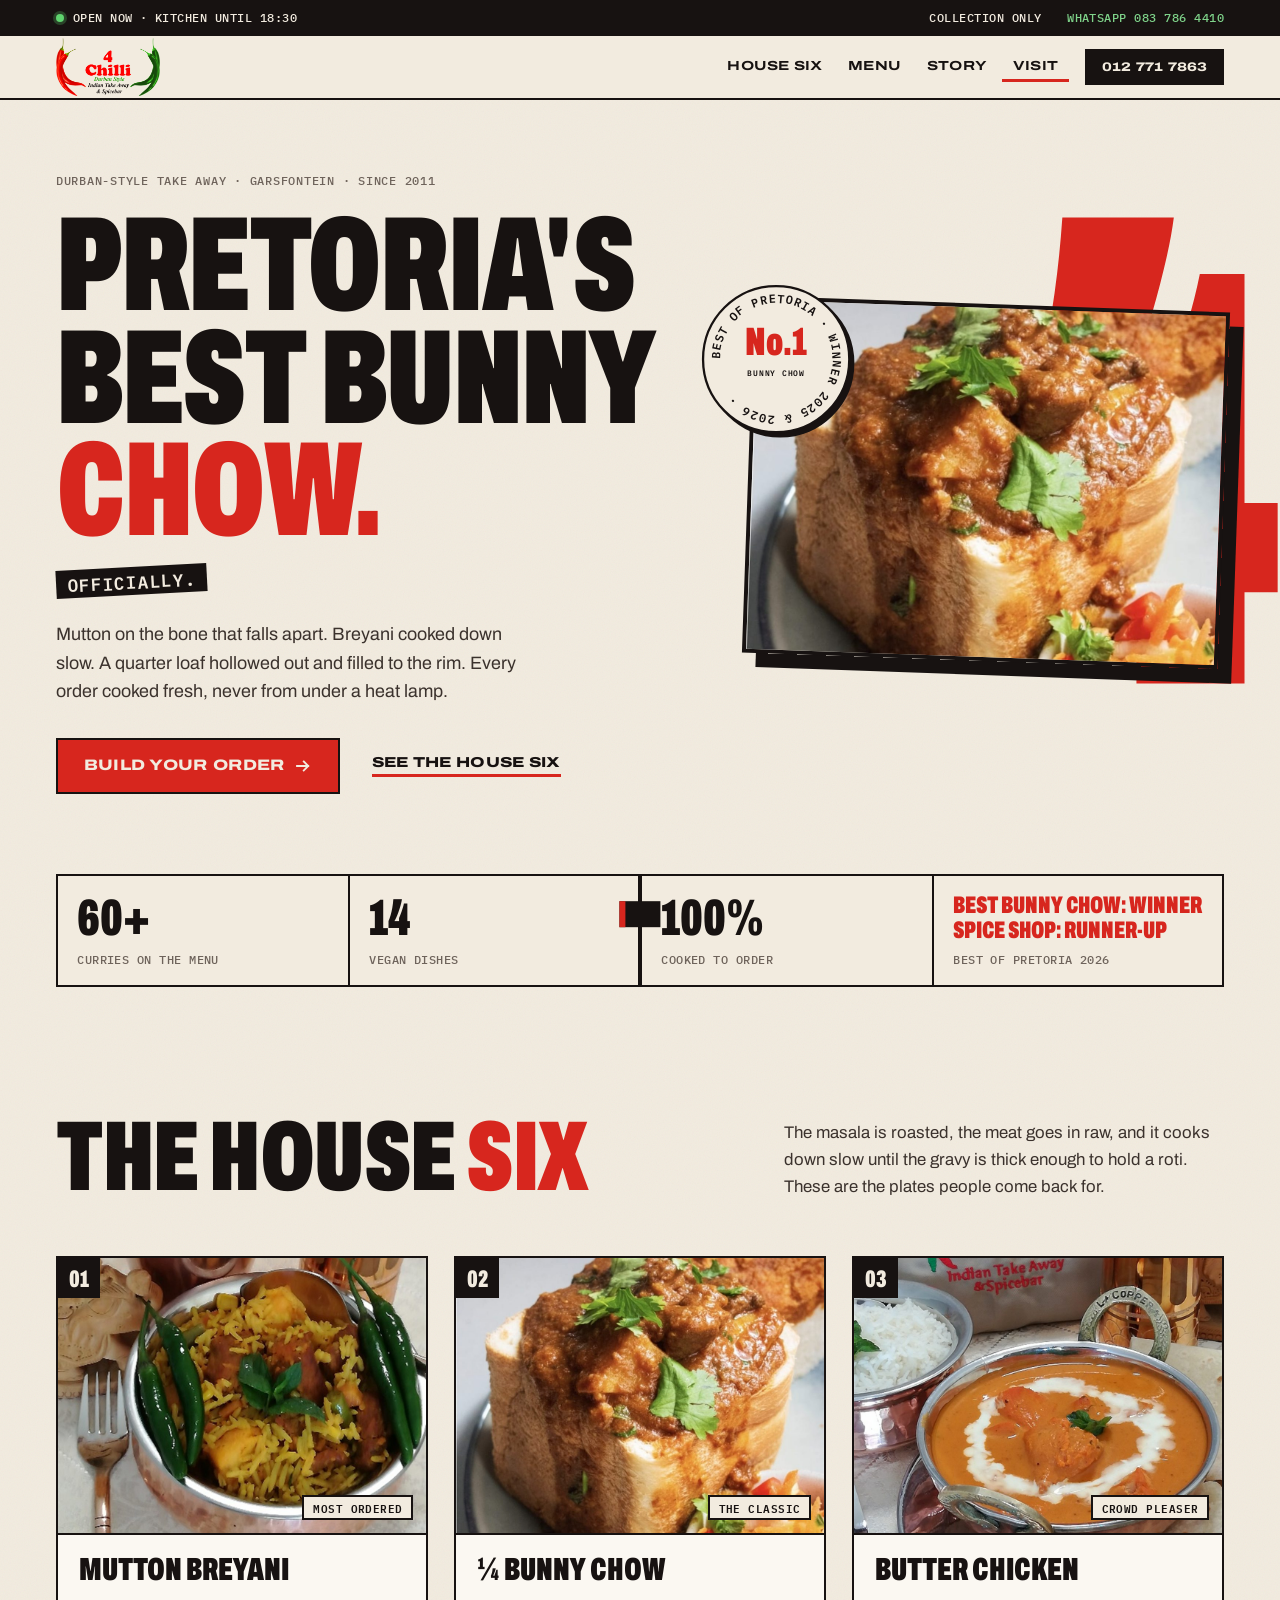
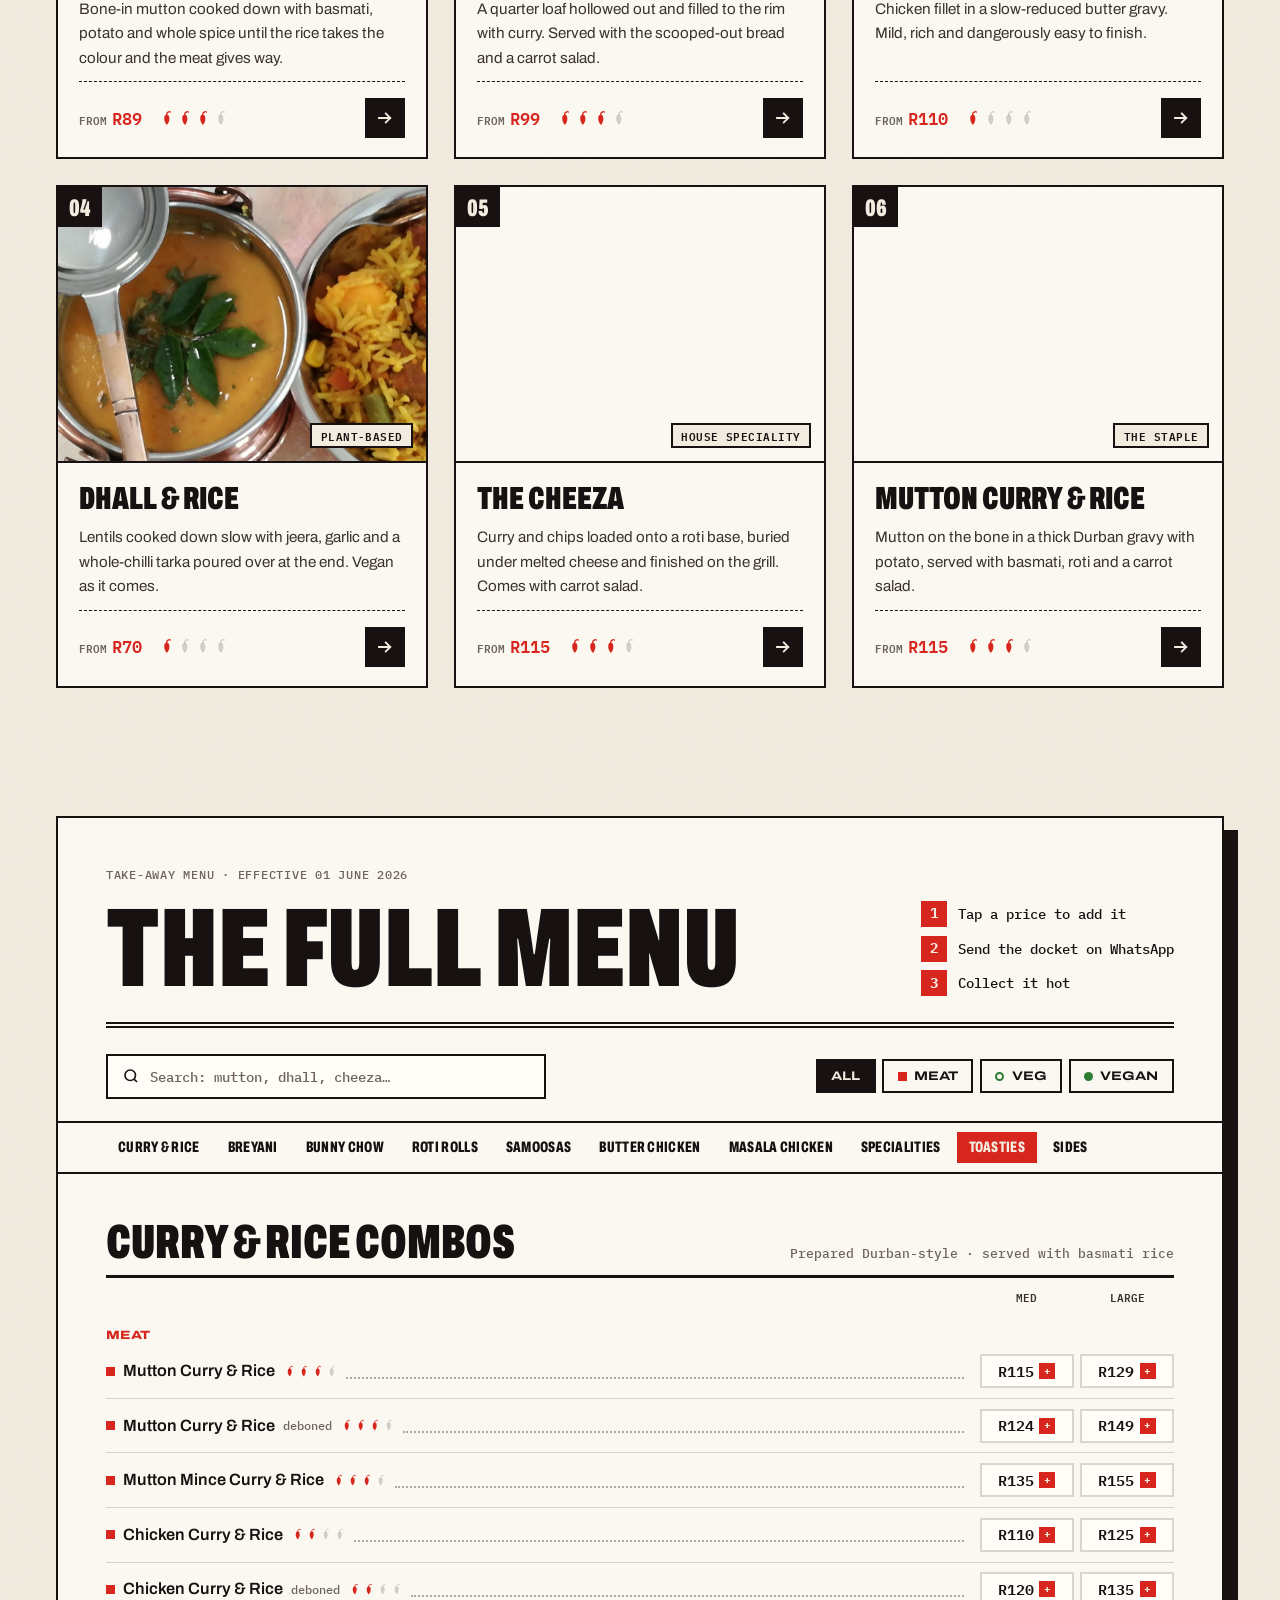
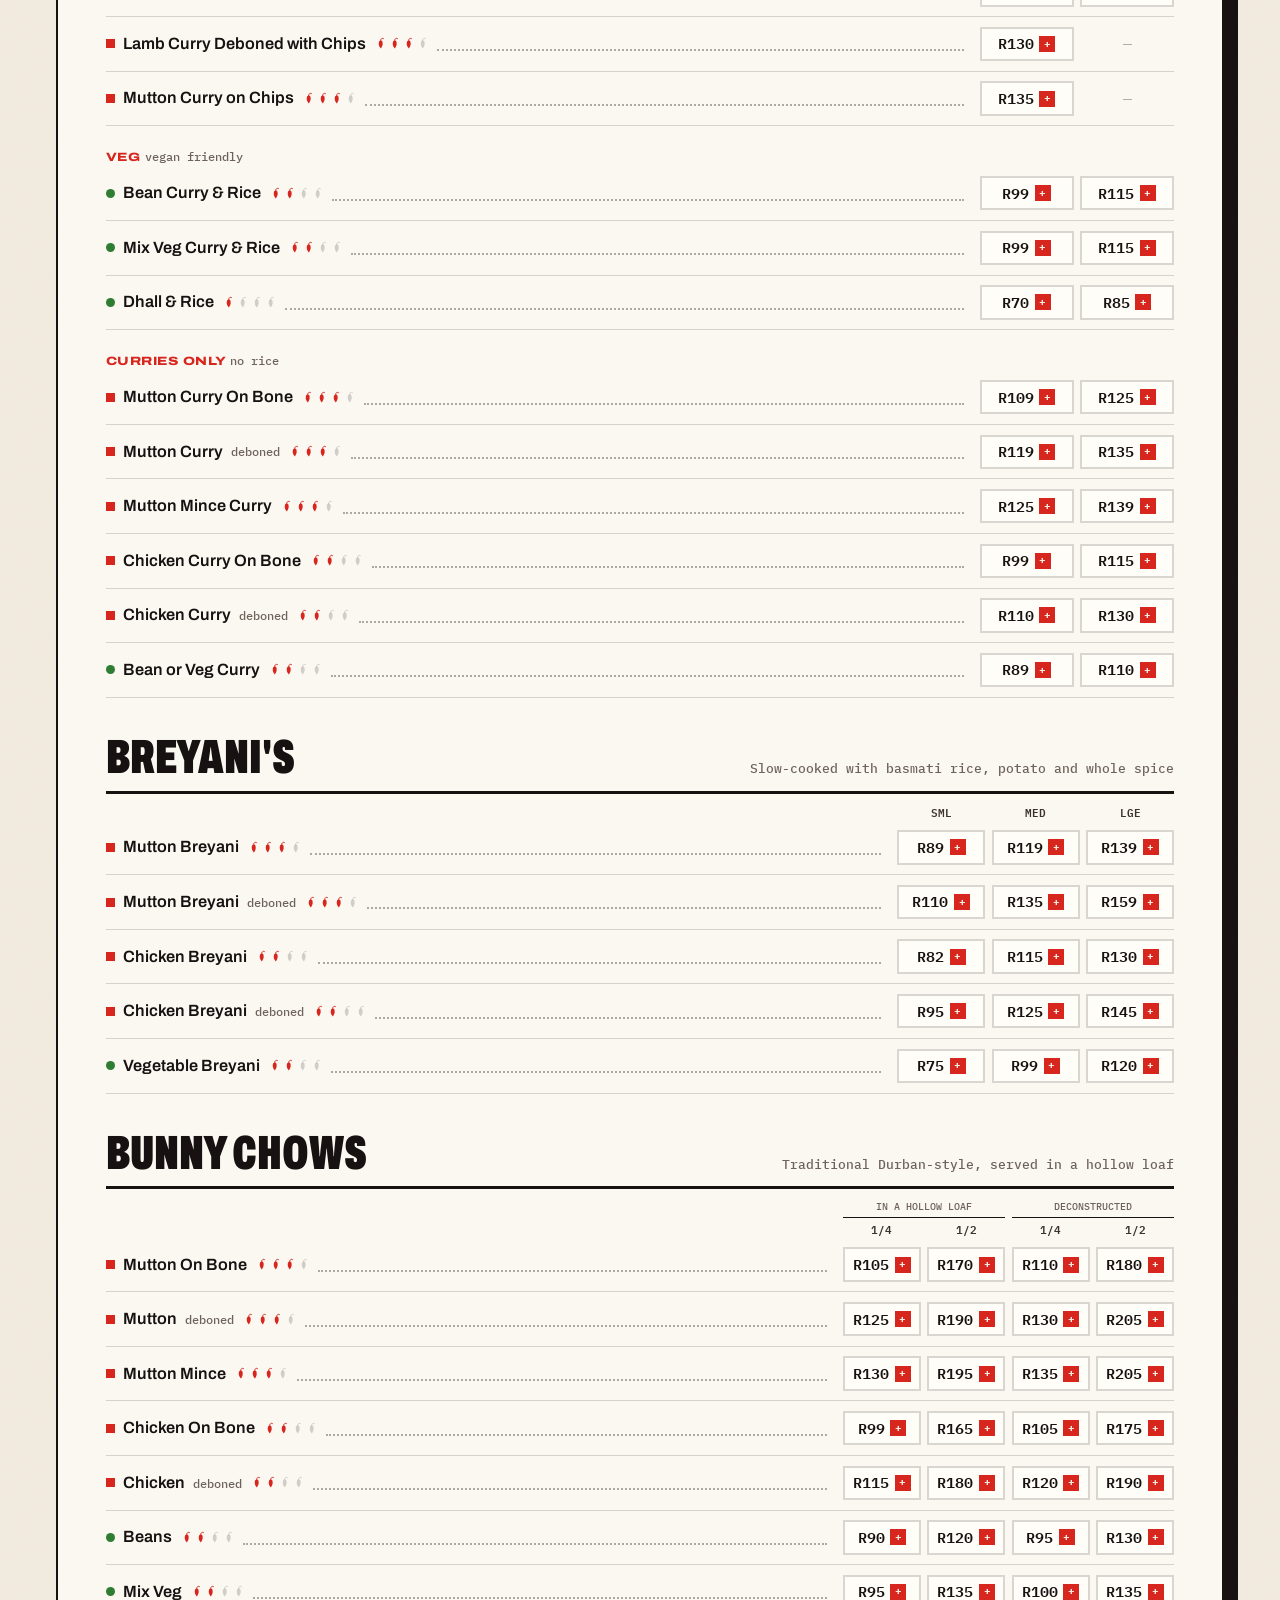
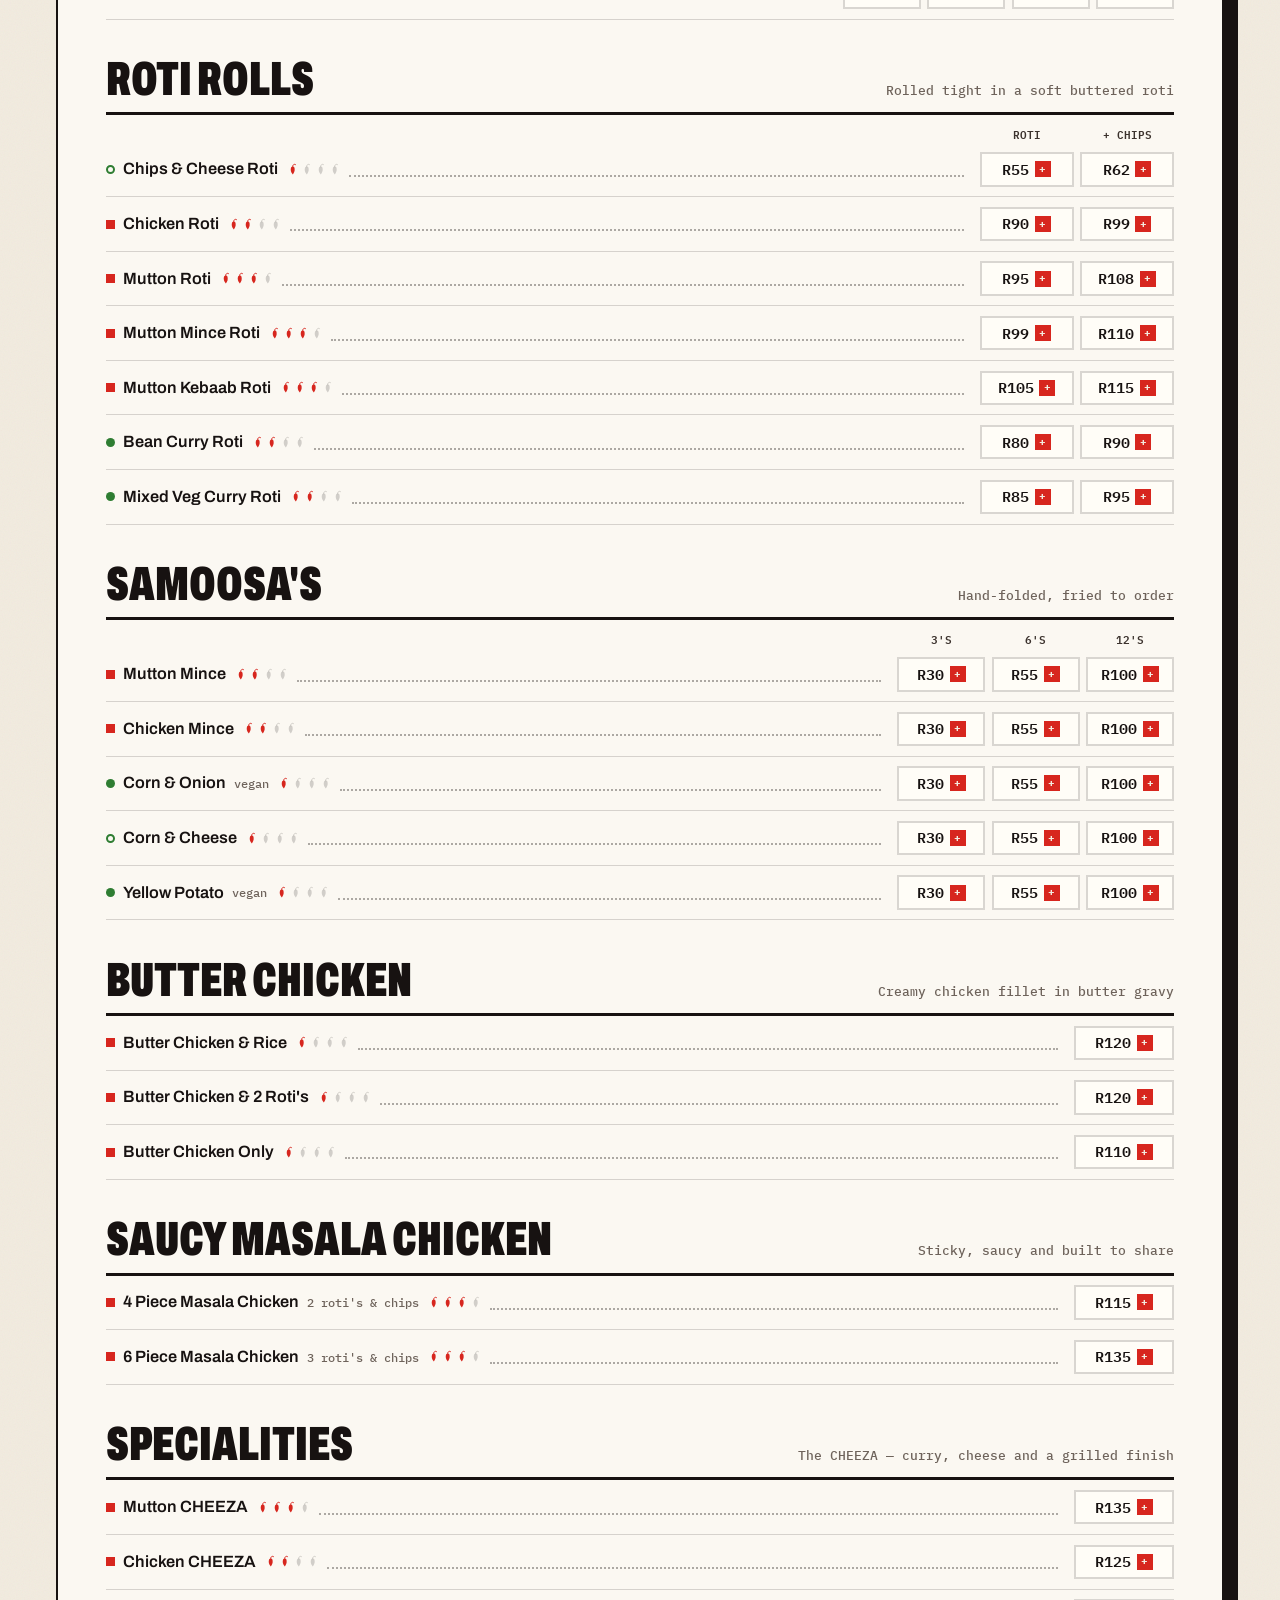
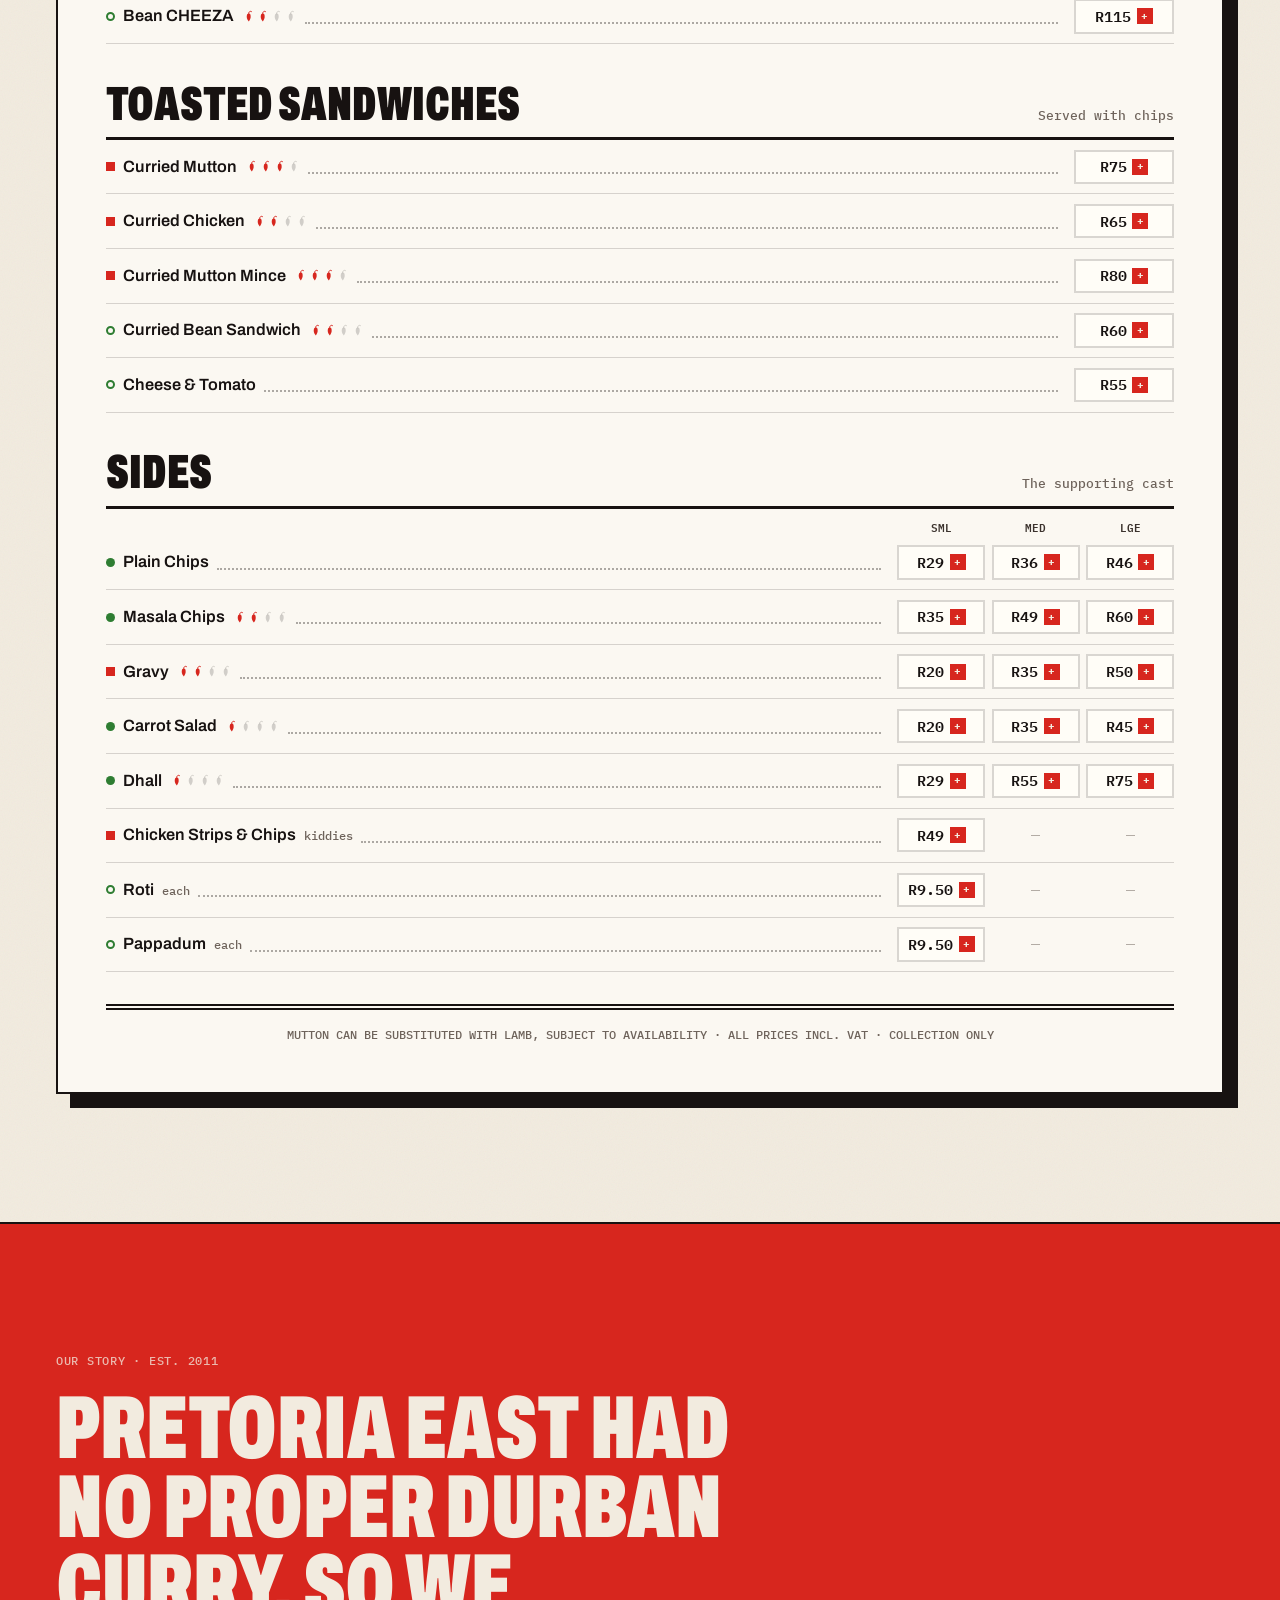
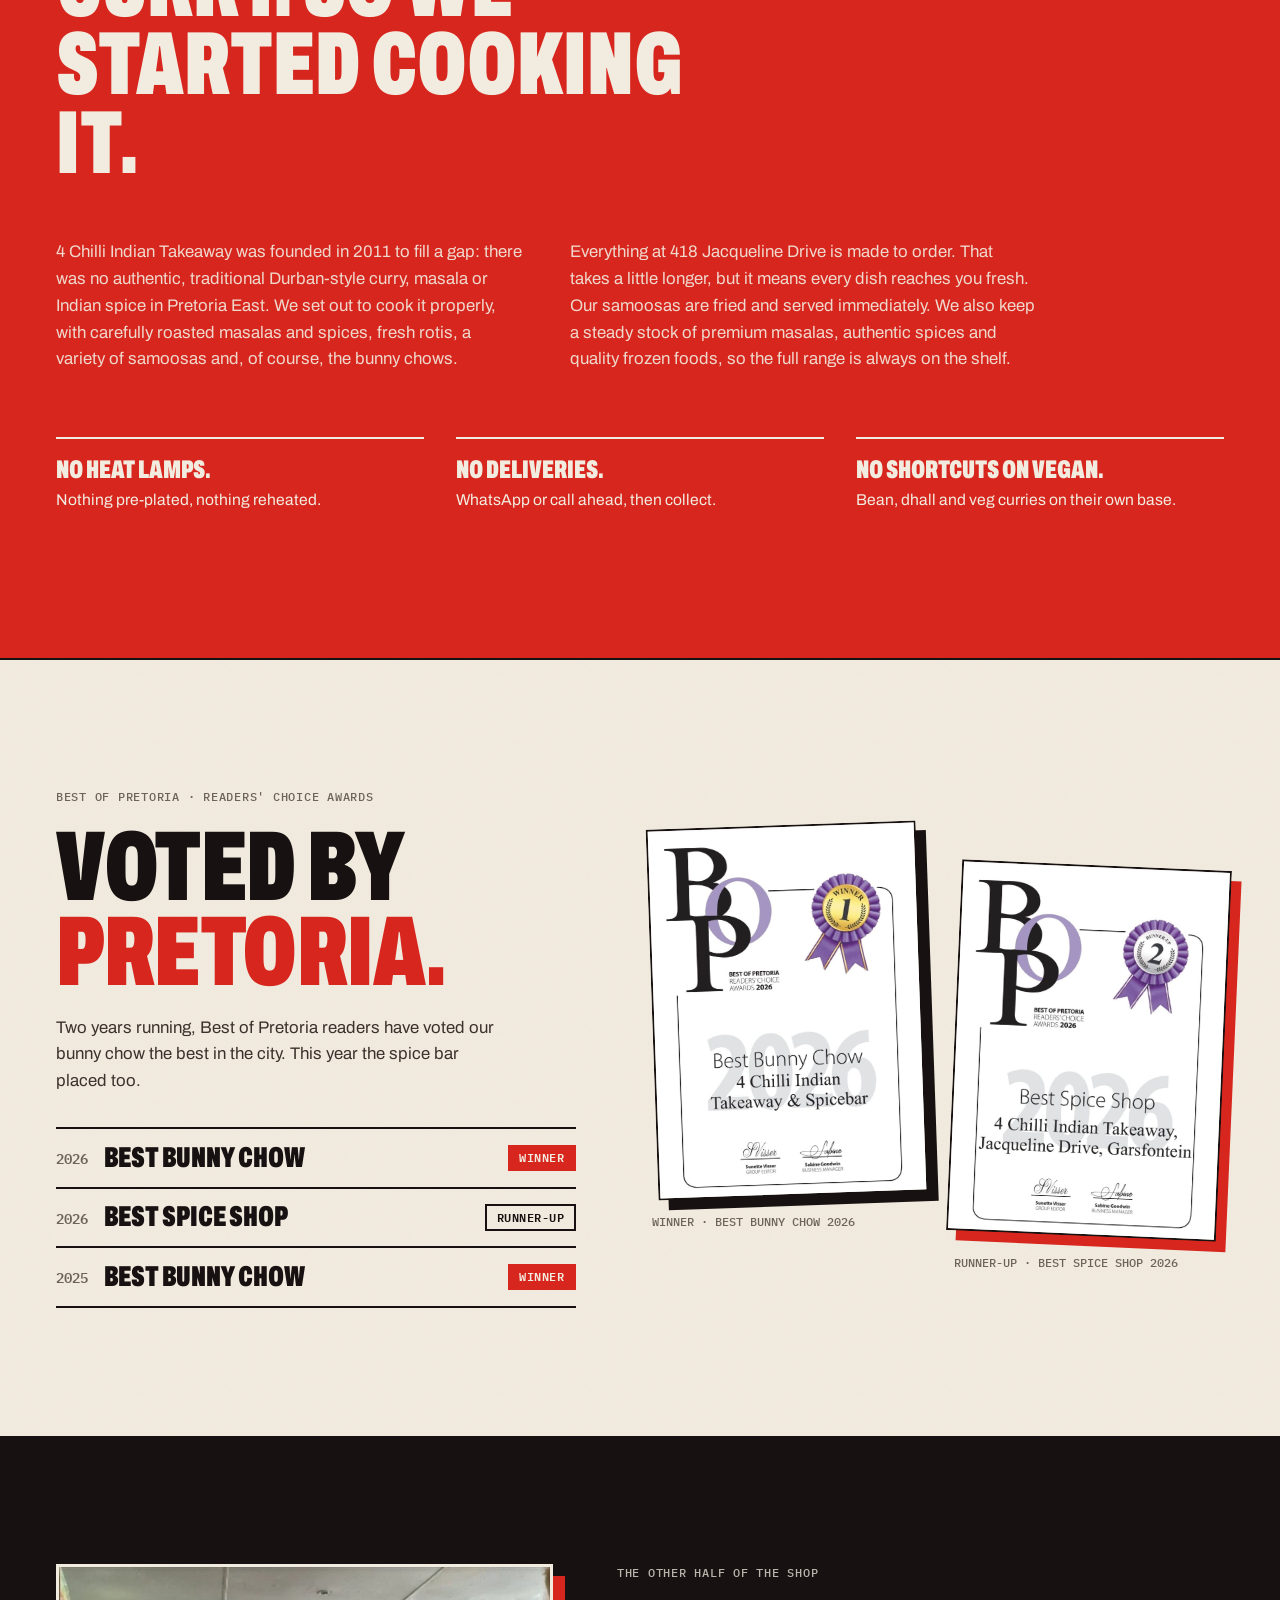
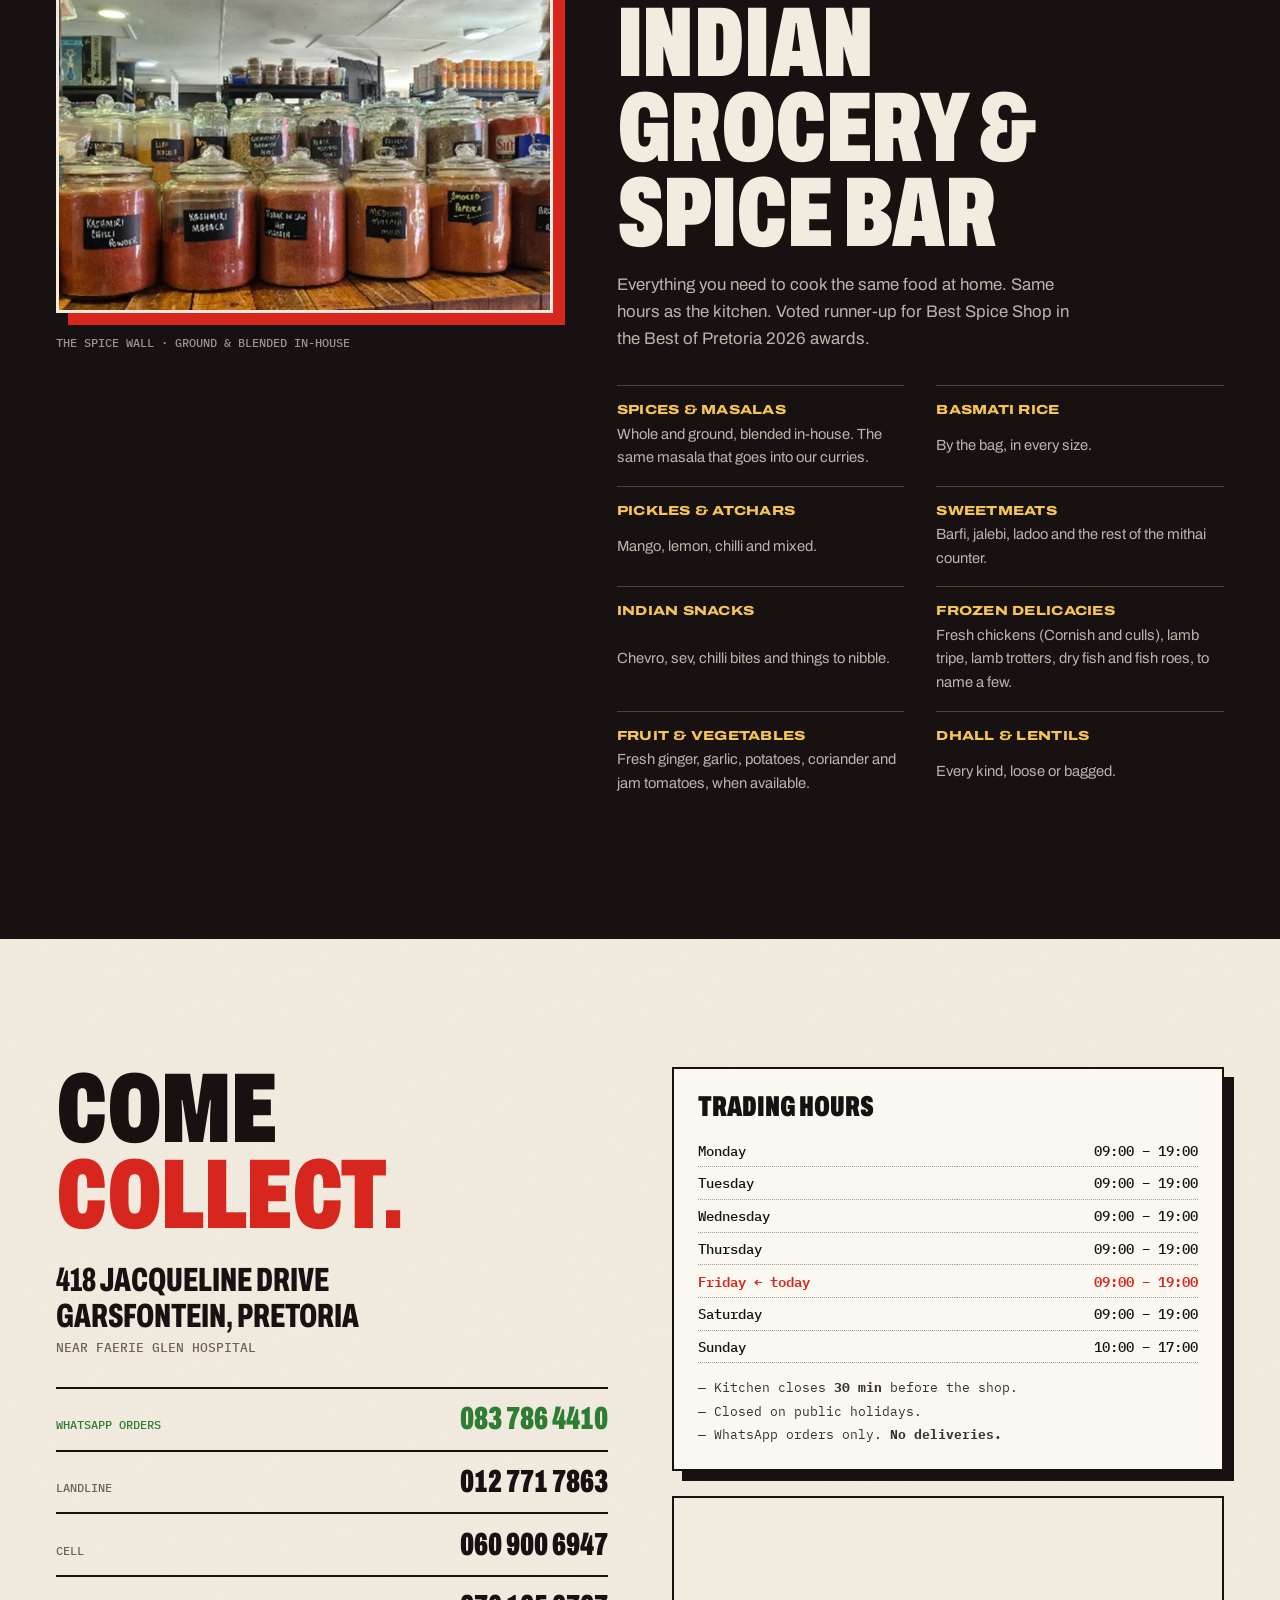
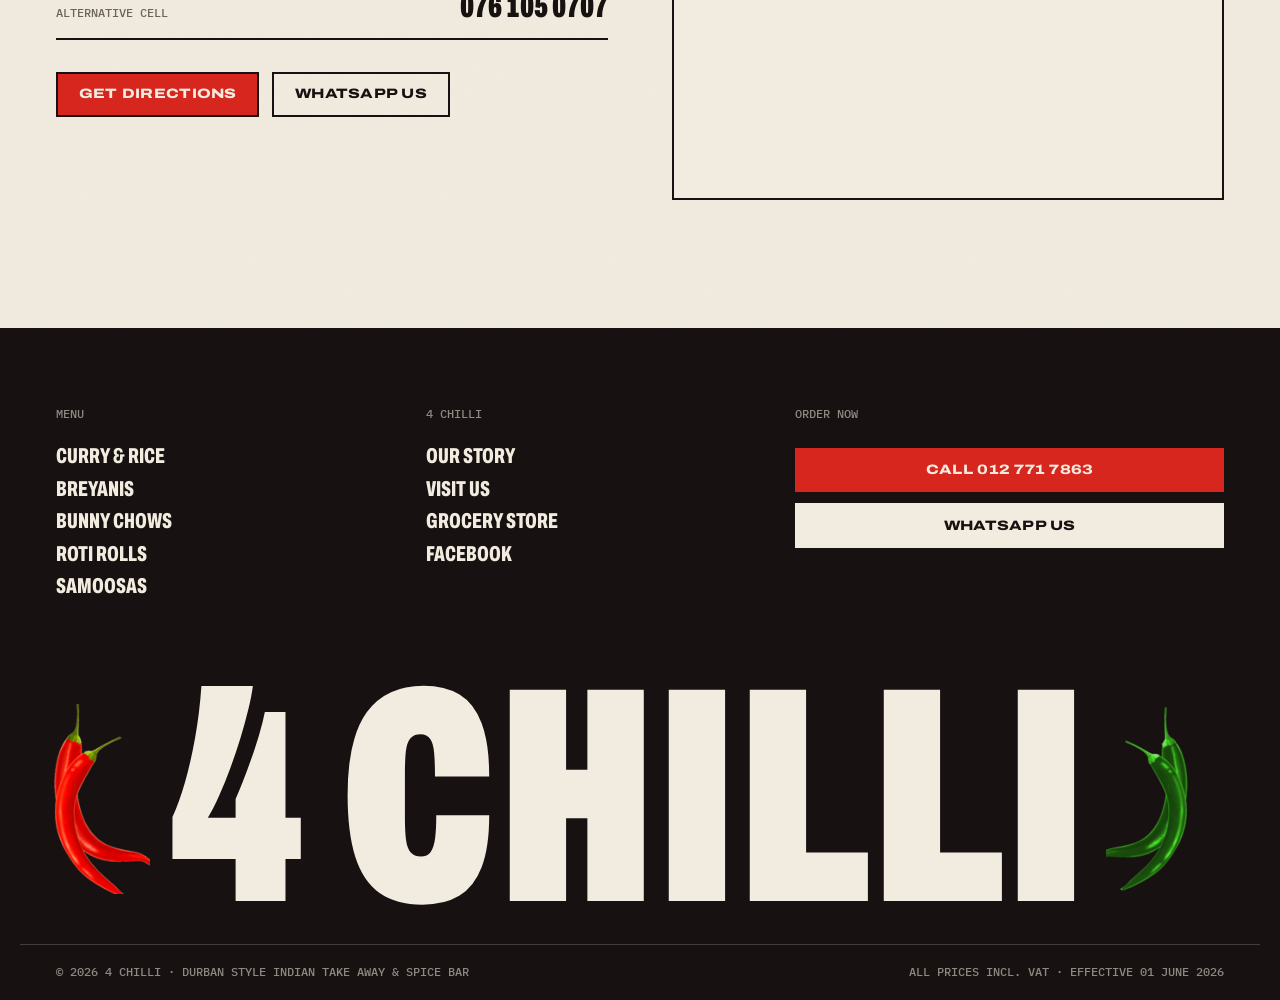
<file: index.html>
<!DOCTYPE html>
<html lang="en-ZA">
<head>
<meta charset="UTF-8" />
<meta name="viewport" content="width=device-width, initial-scale=1, viewport-fit=cover" />
<title>4 Chilli · Durban-Style Curry, Breyani &amp; Bunny Chows · Garsfontein</title>
<meta name="description" content="4 Chilli — Durban-style curries, breyanis and bunny chows plus a full Indian grocery store in Garsfontein, Pretoria. WhatsApp orders on 083 786 4410. Collection only." />
<meta name="theme-color" content="#f2ebdf" />

<meta property="og:type" content="restaurant" />
<meta property="og:title" content="4 Chilli · Durban Curry Co." />
<meta property="og:description" content="Slow-cooked mutton curry, breyani and proper bunny chows. Garsfontein, Pretoria." />

<!-- Tab and search icons: the full logo. Google Search wants a real file at a
     multiple of 48px (48/96/192), not an inline data URI, so list those too. -->
<link rel="icon" href="/favicon.ico" sizes="48x48" />
<link rel="icon" href="/favicon.svg" type="image/svg+xml" />
<link rel="icon" href="/favicon-32.png" sizes="32x32" type="image/png" />
<link rel="icon" href="/favicon-48.png" sizes="48x48" type="image/png" />
<link rel="icon" href="/favicon-96.png" sizes="96x96" type="image/png" />
<link rel="icon" href="/icon-192.png" sizes="192x192" type="image/png" />
<link rel="apple-touch-icon" href="/apple-touch-icon.png" />
<link rel="manifest" href="/site.webmanifest" />

<link rel="preconnect" href="https://fonts.googleapis.com" />
<link rel="preconnect" href="https://fonts.gstatic.com" crossorigin />
<link href="https://fonts.googleapis.com/css2?family=Archivo:wdth,wght@62..125,400..900&family=IBM+Plex+Mono:wght@400;500;600&display=swap" rel="stylesheet" />

<link rel="stylesheet" href="styles.css" />

<script type="application/ld+json">
{
  "@context": "https://schema.org",
  "@type": "Restaurant",
  "name": "4 Chilli",
  "servesCuisine": ["Indian", "South African", "Durban Curry"],
  "priceRange": "R",
  "telephone": "+27127717863",
  "address": {
    "@type": "PostalAddress",
    "streetAddress": "418 Jacqueline Drive, Garsfontein",
    "addressLocality": "Pretoria",
    "addressRegion": "Gauteng",
    "addressCountry": "ZA"
  }
}
</script>
</head>
<body>

<svg class="sprite" aria-hidden="true" focusable="false">
  <symbol id="i-chilli" viewBox="0 0 64 64">
    <path d="M25.5 20.5c-4.6 11-2.4 25.4 8.2 36.4 9.8-11.6 11.4-26 6.6-36.6-3.9-3.6-10.6-3.6-14.8.2Z"/>
    <path d="M33 19c-1-6 1.8-10.6 7.4-12.2 2.4-.7 4.6-.3 6.4 1" fill="none" stroke="currentColor" stroke-width="4.6" stroke-linecap="round" stroke-linejoin="round"/>
  </symbol>
  <symbol id="i-arrow" viewBox="0 0 24 24">
    <path d="M4 12h15M13 6l6 6-6 6" fill="none" stroke="currentColor" stroke-width="2.4" stroke-linecap="square"/>
  </symbol>
</svg>

<a class="skip-link" href="#menu">Skip to menu</a>

<!-- ══ Info strip: live status sits above everything, it's the first thing a hungry visitor needs ══ -->
<div class="strip">
  <div class="wrap strip__inner">
    <div class="status" id="openStatus">
      <span class="status__dot"></span>
      <span class="status__text">Checking hours…</span>
    </div>
    <p class="strip__info">
      <span>Collection only</span>
      <a href="https://wa.me/27837864410" target="_blank" rel="noopener">WhatsApp 083 786 4410</a>
    </p>
  </div>
</div>

<!-- ══ Navigation ══ -->
<header class="nav" id="nav">
  <div class="nav__progress" id="navProgress"></div>
  <div class="nav__inner wrap">
    <a href="#top" class="brand brand--logo" aria-label="4 Chilli — home">
      <img src="img/logo-original.png" alt="4 Chilli · Durban Style" width="406" height="227" />
    </a>

    <nav class="nav__links" id="navLinks" aria-label="Primary">
      <a href="#signatures" data-nav>House six</a>
      <a href="#menu" data-nav>Menu</a>
      <a href="#story" data-nav>Story</a>
      <a href="#visit" data-nav>Visit</a>
      <a class="btn btn--ink btn--sm nav__cta" href="tel:+27127717863">012 771 7863</a>
    </nav>

    <button class="nav__toggle" id="navToggle" aria-label="Open menu" aria-expanded="false" aria-controls="navLinks">
      <span></span><span></span>
    </button>
  </div>
</header>

<main id="top">

<!-- ══ Hero ══ -->
<section class="hero">
  <div class="wrap hero__grid">
    <span class="hero__four" aria-hidden="true">4</span>

    <div class="hero__copy">
      <p class="kicker reveal">Durban-style take away · Garsfontein · Since 2011</p>
      <h1 class="hero__title reveal">
        <span>Pretoria's</span>
        <span>best bunny</span>
        <span class="red">chow.</span>
        <span class="hero__small">Officially.</span>
      </h1>
      <p class="hero__lead reveal">
        Mutton on the bone that falls apart. Breyani cooked down slow.
        A quarter loaf hollowed out and filled to the rim. Every order cooked fresh, never from under a heat lamp.
      </p>
      <div class="hero__actions reveal">
        <a class="btn btn--red btn--lg" href="#menu">
          Build your order
          <svg width="18" height="18" aria-hidden="true"><use href="#i-arrow"/></svg>
        </a>
        <a class="link-under" href="#signatures">See the house six</a>
      </div>
    </div>

    <figure class="hero__plate reveal">
      <img src="img/bunny-chow.jpg" alt="A quarter bunny chow filled with mutton curry and topped with coriander" width="1000" height="750" fetchpriority="high" />
      <!-- rotating award stamp; the text sits on a circular path -->
      <svg class="stamp" viewBox="0 0 200 200" aria-label="Best of Pretoria Best Bunny Chow winner, 2025 and 2026" role="img">
        <defs><path id="ring" d="M100,100 m-74,0 a74,74 0 1,1 148,0 a74,74 0 1,1 -148,0"/></defs>
        <circle cx="100" cy="100" r="96" class="stamp__bg"/>
        <g class="stamp__spin">
          <text><textPath href="#ring" startOffset="0">BEST OF PRETORIA · WINNER 2025 &amp; 2026 ·</textPath></text>
        </g>
        <text x="100" y="94" text-anchor="middle" class="stamp__big">No.1</text>
        <text x="100" y="122" text-anchor="middle" class="stamp__small">BUNNY CHOW</text>
      </svg>
    </figure>
  </div>

  <dl class="facts wrap">
    <div><dt>Curries on the menu</dt><dd><span class="count" data-count="60">0</span>+</dd></div>
    <div><dt>Vegan dishes</dt><dd><span class="count" data-count="14">0</span></dd></div>
    <div><dt>Cooked to order</dt><dd>100%</dd></div>
    <div><dt>Best of Pretoria 2026</dt><dd class="facts__txt">Best bunny chow: winner<br />Spice shop: runner-up</dd></div>
  </dl>
</section>

<!-- ══ Signatures ══ -->
<section class="section" id="signatures">
  <div class="wrap">
    <header class="head">
      <h2 class="head__title reveal">The house <span class="red">six</span></h2>
      <p class="head__aside reveal">The masala is roasted, the meat goes in raw, and it cooks down slow until the gravy is thick enough to hold a roti. These are the plates people come back for.</p>
    </header>
    <div class="cards" id="signatureCards"><!-- rendered by app.js --></div>
  </div>
</section>

<!-- ══ Menu: a printed take-away sheet ══ -->
<section class="section menu" id="menu">
  <div class="wrap">
    <div class="sheet">
      <header class="sheet__head">
        <div>
          <p class="kicker">Take-away menu · effective 01 June 2026</p>
          <h2 class="sheet__title">The full menu</h2>
        </div>
        <ol class="sheet__how">
          <li><b>1</b> Tap a price to add it</li>
          <li><b>2</b> Send the docket on WhatsApp</li>
          <li><b>3</b> Collect it hot</li>
        </ol>
      </header>

      <div class="menu-controls" id="menuControls">
        <label class="search">
          <svg viewBox="0 0 24 24" width="18" height="18" fill="none" stroke="currentColor" stroke-width="2.2" aria-hidden="true"><circle cx="11" cy="11" r="7"/><path d="m20 20-3.5-3.5"/></svg>
          <input type="search" id="menuSearch" placeholder="Search: mutton, dhall, cheeza…" aria-label="Search menu" autocomplete="off" />
          <button type="button" class="search__clear" id="searchClear" aria-label="Clear search" hidden>×</button>
        </label>
        <div class="filters" role="group" aria-label="Dietary filters">
          <button class="chip is-active" data-diet="all">All</button>
          <button class="chip" data-diet="meat"><i class="dot dot--meat"></i>Meat</button>
          <button class="chip" data-diet="veg"><i class="dot dot--veg"></i>Veg</button>
          <button class="chip" data-diet="vegan"><i class="dot dot--vegan"></i>Vegan</button>
        </div>
      </div>

      <div class="railwrap">
        <div class="rail" id="menuRail" role="tablist" aria-label="Menu sections"></div>
      </div>

      <div class="menu-body" id="menuBody"><!-- rendered by app.js --></div>

      <p class="sheet__foot">Mutton can be substituted with lamb, subject to availability · All prices incl. VAT · Collection only</p>
    </div>
  </div>
</section>

<!-- ══ Story: solid red block ══ -->
<section class="section story" id="story">
  <div class="wrap">
    <p class="kicker kicker--light reveal">Our story · est. 2011</p>
    <blockquote class="story__quote reveal">
      Pretoria East had no proper Durban curry. So we started cooking it.
    </blockquote>

    <div class="story__cols reveal">
      <p>4 Chilli Indian Takeaway was founded in 2011 to fill a gap: there was no authentic, traditional Durban-style curry, masala or Indian spice in Pretoria East. We set out to cook it properly, with carefully roasted masalas and spices, fresh rotis, a variety of samoosas and, of course, the bunny chows.</p>
      <p>Everything at 418 Jacqueline Drive is made to order. That takes a little longer, but it means every dish reaches you fresh. Our samoosas are fried and served immediately. We also keep a steady stock of premium masalas, authentic spices and quality frozen foods, so the full range is always on the shelf.</p>
    </div>

    <ul class="rules">
      <li class="reveal"><b>No heat lamps.</b> Nothing pre-plated, nothing reheated.</li>
      <li class="reveal"><b>No deliveries.</b> WhatsApp or call ahead, then collect.</li>
      <li class="reveal"><b>No shortcuts on vegan.</b> Bean, dhall and veg curries on their own base.</li>
    </ul>
  </div>
</section>

<!-- ══ Awards: the Best of Pretoria certificates as pinned-up prints ══ -->
<section class="section awards" id="awards">
  <div class="wrap awards__grid">
    <div class="awards__copy">
      <p class="kicker reveal">Best of Pretoria · Readers' Choice Awards</p>
      <h2 class="head__title reveal">Voted by <span class="red">Pretoria.</span></h2>
      <p class="awards__lead reveal">Two years running, Best of Pretoria readers have voted our bunny chow the best in the city. This year the spice bar placed too.</p>
      <ul class="awards__list">
        <li class="reveal"><span class="awards__year">2026</span><b>Best Bunny Chow</b><span class="awards__tag awards__tag--win">Winner</span></li>
        <li class="reveal"><span class="awards__year">2026</span><b>Best Spice Shop</b><span class="awards__tag">Runner-up</span></li>
        <li class="reveal"><span class="awards__year">2025</span><b>Best Bunny Chow</b><span class="awards__tag awards__tag--win">Winner</span></li>
      </ul>
    </div>

    <div class="awards__certs">
      <figure class="cert reveal">
        <img src="img/award-2026-best-bunny-chow.jpg" alt="Best of Pretoria Readers' Choice Awards 2026 certificate: Winner, Best Bunny Chow, 4 Chilli Indian Takeaway &amp; Spicebar"
             loading="lazy" decoding="async" width="720" height="993" />
        <figcaption>Winner · Best Bunny Chow 2026</figcaption>
      </figure>
      <figure class="cert cert--tilt reveal">
        <img src="img/award-2026-best-spice-shop.jpg" alt="Best of Pretoria Readers' Choice Awards 2026 certificate: Runner-up, Best Spice Shop, 4 Chilli Indian Takeaway, Jacqueline Drive, Garsfontein"
             loading="lazy" decoding="async" width="720" height="994" />
        <figcaption>Runner-up · Best Spice Shop 2026</figcaption>
      </figure>
    </div>
  </div>
</section>

<!-- ══ Grocery: ink block ══ -->
<section class="section grocery" id="grocery">
  <div class="wrap grocery__grid">
    <figure class="grocery__shot reveal">
      <img src="img/spice-wall.jpg" alt="Rows of large glass jars on the 4 Chilli counter, chalk-labelled Kashmiri Chilli Powder, Kashmiri Masala, Mother in Law Hot Masala, Medium Masala and Smoked Paprika"
           loading="lazy" decoding="async" width="1200" height="838" />
      <figcaption>The spice wall · ground &amp; blended in-house</figcaption>
    </figure>

    <div>
      <p class="kicker kicker--light reveal">The other half of the shop</p>
      <h2 class="head__title head__title--light reveal">Indian grocery &amp; spice bar</h2>
      <p class="grocery__lead reveal">Everything you need to cook the same food at home. Same hours as the kitchen. Voted runner-up for Best Spice Shop in the Best of Pretoria 2026 awards.</p>
      <ul class="shelf">
        <li class="shelf__item"><b>Spices &amp; masalas</b><span>Whole and ground, blended in-house. The same masala that goes into our curries.</span></li>
        <li class="shelf__item"><b>Basmati rice</b><span>By the bag, in every size.</span></li>
        <li class="shelf__item"><b>Pickles &amp; atchars</b><span>Mango, lemon, chilli and mixed.</span></li>
        <li class="shelf__item"><b>Sweetmeats</b><span>Barfi, jalebi, ladoo and the rest of the mithai counter.</span></li>
        <li class="shelf__item"><b>Indian snacks</b><span>Chevro, sev, chilli bites and things to nibble.</span></li>
        <li class="shelf__item"><b>Frozen delicacies</b><span>Fresh chickens (Cornish and culls), lamb tripe, lamb trotters, dry fish and fish roes, to name a few.</span></li>
        <li class="shelf__item"><b>Fruit &amp; vegetables</b><span>Fresh ginger, garlic, potatoes, coriander and jam tomatoes, when available.</span></li>
        <li class="shelf__item"><b>Dhall &amp; lentils</b><span>Every kind, loose or bagged.</span></li>
      </ul>
    </div>
  </div>
</section>

<!-- ══ Visit ══ -->
<section class="section visit" id="visit">
  <div class="wrap visit__grid">
    <div>
      <h2 class="head__title reveal">Come <span class="red">collect.</span></h2>
      <address class="visit__address reveal">
        418 Jacqueline Drive<br />Garsfontein, Pretoria
        <span>Near Faerie Glen Hospital</span>
      </address>

      <ul class="phones">
        <li class="contact contact--wa"><a href="https://wa.me/27837864410" target="_blank" rel="noopener"><span>WhatsApp orders</span><b>083 786 4410</b></a></li>
        <li class="contact"><a href="tel:+27127717863"><span>Landline</span><b>012 771 7863</b></a></li>
        <li class="contact"><a href="tel:+27609006947"><span>Cell</span><b>060 900 6947</b></a></li>
        <li class="contact"><a href="tel:+27761050707"><span>Alternative cell</span><b>076 105 0707</b></a></li>
      </ul>

      <div class="visit__actions reveal">
        <a class="btn btn--red" href="https://www.google.com/maps/search/?api=1&query=418+Jacqueline+Drive+Garsfontein+Pretoria" target="_blank" rel="noopener">Get directions</a>
        <a class="btn btn--line" href="https://wa.me/27837864410" target="_blank" rel="noopener">WhatsApp us</a>
      </div>
    </div>

    <div class="visit__side">
      <div class="hours-card reveal">
        <h3>Trading hours</h3>
        <table class="hours" id="hoursTable">
          <caption class="sr-only">Trading hours</caption>
          <tbody></tbody>
        </table>
        <ul class="notes">
          <li>Kitchen closes <b>30 min</b> before the shop.</li>
          <li>Closed on public holidays.</li>
          <li>WhatsApp orders only. <b>No deliveries.</b></li>
        </ul>
      </div>
      <div class="visit__map reveal">
        <iframe
          title="Map showing 4 Chilli at 418 Jacqueline Drive, Garsfontein"
          src="https://www.google.com/maps?q=418%20Jacqueline%20Drive%2C%20Garsfontein%2C%20Pretoria&output=embed"
          loading="lazy" referrerpolicy="no-referrer-when-downgrade"></iframe>
      </div>
    </div>
  </div>
</section>

</main>

<!-- ══ Footer ══ -->
<footer class="footer">
  <div class="wrap footer__grid">
    <nav class="footer__links" aria-label="Footer">
      <h4>Menu</h4>
      <a href="#menu" data-jump="curry-rice">Curry &amp; rice</a>
      <a href="#menu" data-jump="breyanis">Breyanis</a>
      <a href="#menu" data-jump="bunny-chows">Bunny chows</a>
      <a href="#menu" data-jump="roti-rolls">Roti rolls</a>
      <a href="#menu" data-jump="samoosas">Samoosas</a>
    </nav>
    <nav class="footer__links" aria-label="Company">
      <h4>4 Chilli</h4>
      <a href="#story">Our story</a>
      <a href="#visit">Visit us</a>
      <a href="#grocery">Grocery store</a>
      <a href="https://www.facebook.com" target="_blank" rel="noopener">Facebook</a>
    </nav>
    <div class="footer__cta">
      <h4>Order now</h4>
      <a class="btn btn--red btn--block" href="tel:+27127717863">Call 012 771 7863</a>
      <a class="btn btn--paper btn--block" href="https://wa.me/27837864410" target="_blank" rel="noopener">WhatsApp us</a>
    </div>
  </div>

  <!-- giant wordmark, flanked by the logo's own red and green chillies -->
  <div class="footer__mark" aria-hidden="true">
    <img src="img/chillies.png" alt="" width="111" height="220" />
    <span>4&nbsp;Chilli</span>
    <img src="img/chillies-green.png" alt="" width="148" height="234" />
  </div>

  <div class="wrap footer__base">
    <p>© <span id="year">2026</span> 4 Chilli · Durban Style Indian Take Away &amp; Spice Bar</p>
    <p>All prices incl. VAT · Effective 01 June 2026</p>
  </div>
</footer>

<!-- ══ Order docket ══ -->
<button class="tray-fab" id="trayFab" aria-label="Open your order" hidden>
  Docket <span class="tray-fab__count" id="trayCount">0</span>
</button>

<aside class="tray" id="tray" aria-label="Your order" aria-hidden="true">
  <button class="tray__close" id="trayClose" aria-label="Close order">×</button>
  <div class="docket">
    <header class="docket__head">
      <span class="docket__brand">4 Chilli</span>
      <span>Durban Style · Collection</span>
      <h3>Your order</h3>
      <p id="trayMeta">Nothing added yet</p>
    </header>
    <div class="tray__items" id="trayItems"></div>
    <div class="tray__total"><span>Est. total</span><b id="trayTotal">R0</b></div>
  </div>
  <footer class="tray__foot">
    <a class="btn btn--red btn--block is-disabled" id="trayWhatsapp" aria-disabled="true"
       target="_blank" rel="noopener">
      <svg viewBox="0 0 24 24" width="17" height="17" fill="currentColor" aria-hidden="true"><path d="M12.04 2C6.58 2 2.13 6.45 2.13 11.91c0 1.75.46 3.45 1.32 4.95L2 22l5.25-1.38a9.9 9.9 0 0 0 4.79 1.22h.01c5.46 0 9.91-4.45 9.91-9.91S17.5 2 12.04 2Zm5.8 14.16c-.24.68-1.42 1.3-1.95 1.35-.5.05-.98.24-3.3-.69-2.78-1.1-4.55-3.94-4.69-4.12-.14-.19-1.12-1.49-1.12-2.85s.71-2.02.97-2.3c.25-.27.55-.34.73-.34l.53.01c.17 0 .4-.06.62.48.24.57.8 1.98.87 2.12.07.14.12.31.02.5-.1.19-.15.31-.29.47l-.44.51c-.14.14-.29.3-.13.58.17.29.74 1.22 1.59 1.98 1.09.97 2.01 1.27 2.3 1.42.29.14.45.12.62-.07.17-.19.71-.83.9-1.12.19-.29.38-.24.64-.14.26.09 1.66.78 1.95.92.29.14.48.22.55.34.07.12.07.69-.17 1.36Z"/></svg>
      Send docket on WhatsApp
    </a>
    <div class="tray__row">
      <button class="tray__copy" id="trayCopy" type="button">Copy as text</button>
      <a class="tray__copy" href="tel:+27127717863">Rather call</a>
      <button class="tray__clear" id="trayClear">Clear</button>
    </div>
    <p class="tray__note">This opens WhatsApp with your order and its order number typed out; you still press send. It's confirmed once the kitchen replies with your number.</p>
  </footer>
</aside>
<div class="scrim" id="scrim"></div>

<!-- ══ Post-send confirmation notice ══ -->
<div class="modal" id="sentModal" role="dialog" aria-modal="true"
     aria-labelledby="sentTitle" aria-describedby="sentBody" hidden>
  <div class="modal__card">
    <span class="modal__icon" aria-hidden="true">
      <svg viewBox="0 0 64 64"><use href="#i-chilli"/></svg>
    </span>
    <h3 class="modal__title" id="sentTitle">Docket sent to WhatsApp</h3>
    <p class="modal__ref">Your order <b id="sentRef">#—</b></p>
    <p class="modal__body" id="sentBody">
      The kitchen will confirm this order number on WhatsApp.
      <b>No reply within 5&nbsp;minutes? Call the shop</b> and quote the number.
      Your order isn't confirmed until we reply.
    </p>
    <a class="btn btn--red btn--block" href="tel:+27127717863">Call 012 771 7863</a>
    <button class="btn btn--line btn--block" type="button" id="sentClose">Got it</button>
  </div>
</div>

<div class="toast" id="toast" role="status" aria-live="polite"></div>

<button class="totop" id="toTop" aria-label="Back to top">
  <svg viewBox="0 0 24 24" width="18" height="18" fill="none" stroke="currentColor" stroke-width="2.4" aria-hidden="true"><path d="M12 19V5M6 11l6-6 6 6"/></svg>
</button>

<script src="js/menu-data.js"></script>
<script src="js/app.js"></script>
</body>
</html>
</file>
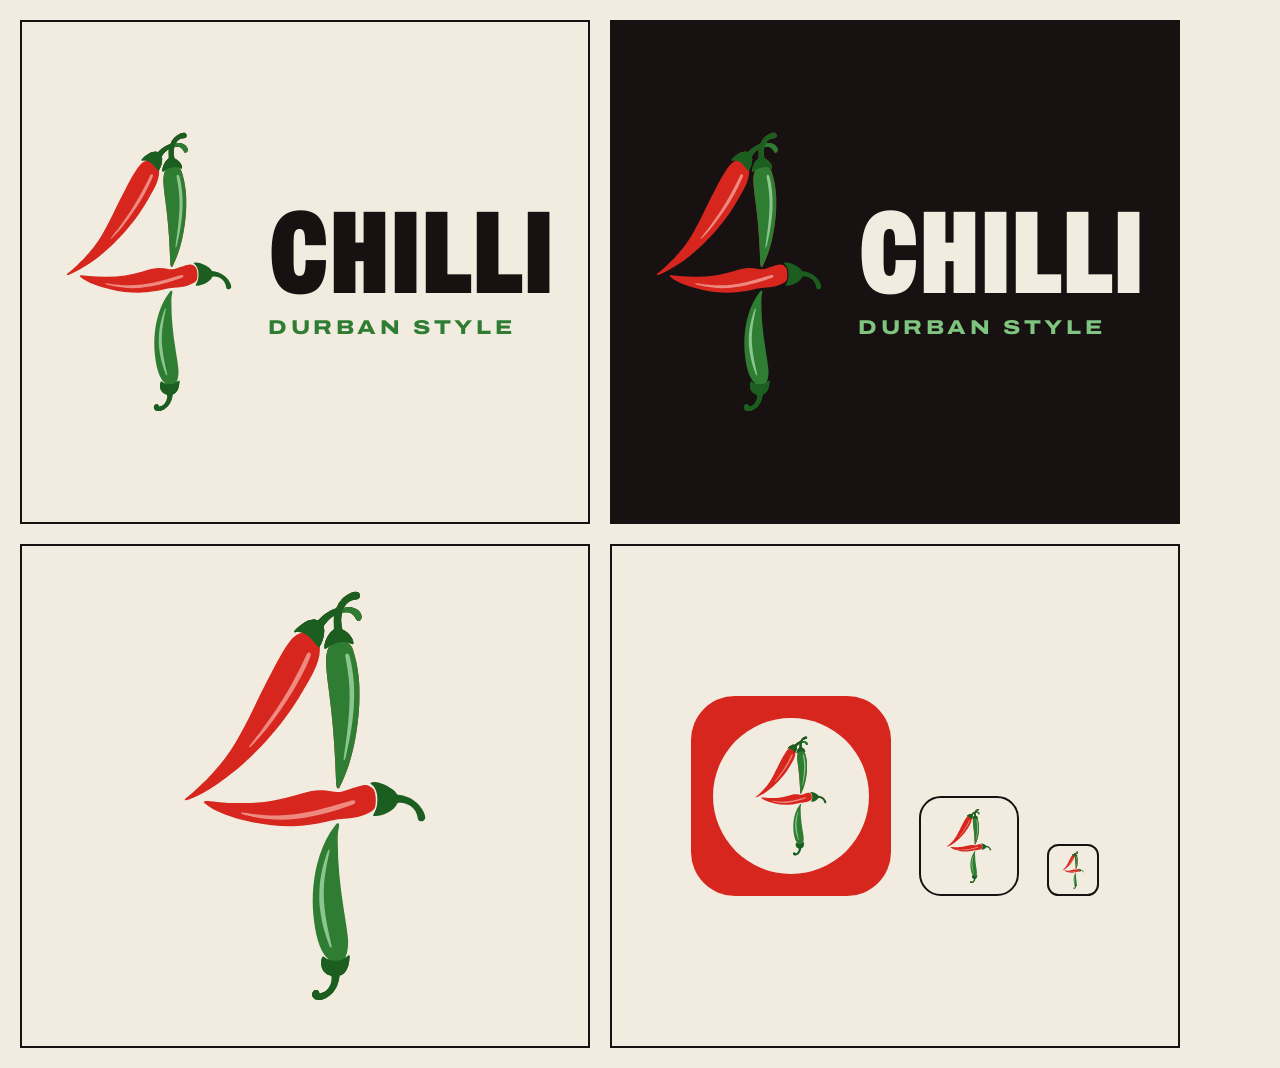
<file: brand/logo-final-mockup.html>
<!DOCTYPE html><html><head><meta charset="utf-8">
<link href="https://fonts.googleapis.com/css2?family=Archivo:wdth,wght@62..125,400..900&display=swap" rel="stylesheet">
<style>body{margin:0;background:#f2ebdf;font-family:Archivo}.b{display:grid;grid-template-columns:1fr 1fr;gap:20px;padding:20px;width:1160px}
.t{display:grid;place-items:center;height:500px;border:2px solid #171211;background:#f2ebdf}.ink{background:#171211}
.l{display:flex;align-items:center;gap:26px}.w{font-weight:900;font-stretch:62.5%;font-size:118px;line-height:.82;color:#171211}
.g{display:block;font-weight:800;font-stretch:125%;font-size:20px;letter-spacing:.18em;color:#2e7d32;margin-top:14px}
.ink .w{color:#f2ebdf}.ink .g{color:#7fc47f}.i{display:flex;gap:28px;align-items:end}</style></head><body><div class="b">
<div class="t"><div class="l"><img src="4chilli-mark.svg" height="300"><div><div class="w">CHILLI</div><span class="g">DURBAN STYLE</span></div></div></div>
<div class="t ink"><div class="l"><img src="4chilli-mark.svg" height="300"><div><div class="w">CHILLI</div><span class="g">DURBAN STYLE</span></div></div></div>
<div class="t"><img src="4chilli-mark.svg" height="440"></div>
<div class="t"><div class="i">
<div style="width:200px;height:200px;border-radius:22%;background:#d7261e;display:grid;place-items:center"><div style="width:156px;height:156px;border-radius:50%;background:#f2ebdf;display:grid;place-items:center"><img src="4chilli-mark.svg" height="128"></div></div>
<div style="width:96px;height:96px;border:2px solid #171211;border-radius:22%;display:grid;place-items:center"><img src="4chilli-mark.svg" height="80"></div>
<div style="width:48px;height:48px;border:2px solid #171211;border-radius:22%;display:grid;place-items:center"><img src="4chilli-mark.svg" height="40"></div>
</div></div></div></body></html>
</file>
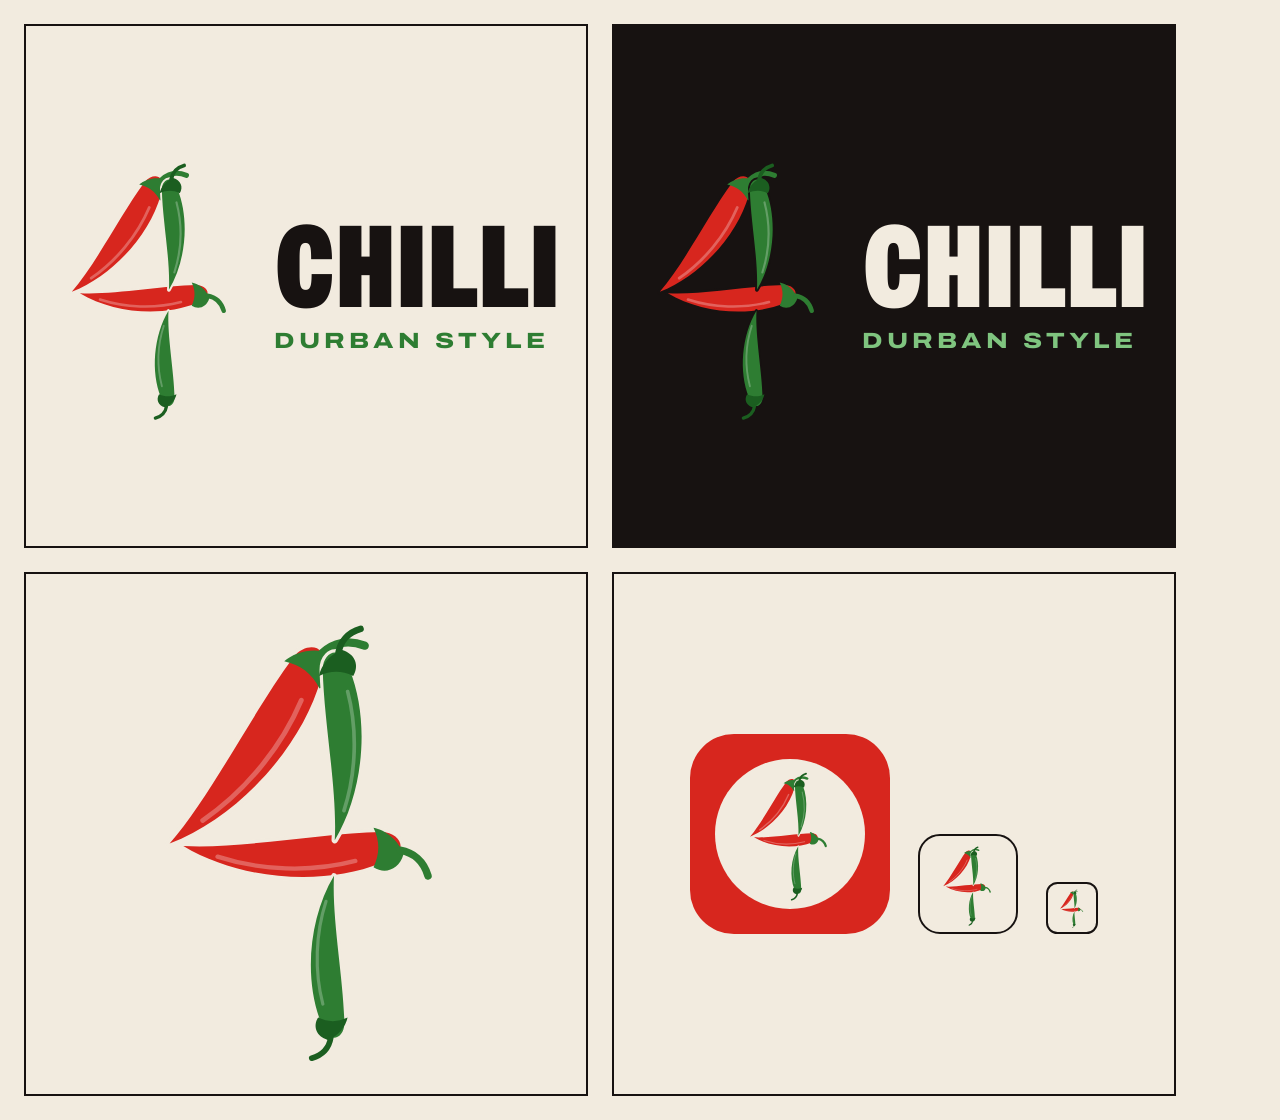
<file: brand/logo-mockup.html>
<!DOCTYPE html>
<html><head><meta charset="utf-8">
<link href="https://fonts.googleapis.com/css2?family=Archivo:wdth,wght@62..125,400..900&display=swap" rel="stylesheet">
<style>
  body{margin:0;background:#f2ebdf;font-family:Archivo,sans-serif}
  .board{display:grid;grid-template-columns:1fr 1fr;gap:24px;padding:24px;width:1152px}
  .tile{display:grid;place-items:center;height:520px;border:2px solid #171211}
  .paper{background:#f2ebdf}.ink{background:#171211;--gap:#171211}.red{background:#d7261e}
  .lock{display:flex;align-items:center;gap:22px}
  .word{font-weight:900;font-stretch:62.5%;text-transform:uppercase;line-height:.82;font-size:118px;color:#171211}
  .tag{display:block;font:800 22px/1 Archivo;font-stretch:125%;letter-spacing:.18em;color:#2e7d32;margin-top:14px}
  .ink .word{color:#f2ebdf}.ink .tag{color:#7fc47f}
  .icons{display:flex;gap:28px;align-items:end}
  .app{display:grid;place-items:center;border-radius:22%}
</style></head><body>
<svg width="0" height="0" style="position:absolute">
  <defs>
    <!-- one chilli, lying horizontally: stem end at x=0, tip at x≈200 -->
    <symbol id="chilli-red" viewBox="-30 -30 240 70" overflow="visible">
      <path d="M18,-4 C72,-26 150,-20 203,12 C150,9 73,24 18,25 C5,25 -2,16 0,10 C2,2 9,-3 18,-4Z" fill="#d7261e" style="stroke:var(--gap,#f2ebdf);stroke-width:7;paint-order:stroke;stroke-linejoin:round"/>
      <path d="M42,-2 C84,-13 131,-11 171,2" fill="none" stroke="#fff" stroke-opacity=".28" stroke-width="4" stroke-linecap="round"/>
      <path d="M25,-8 C14,-15 1,-10 -3,4 C1,17 14,27 25,29 C19,16 19,5 25,-8Z" fill="#2e7d32"/>
      <path d="M0,8 C-12,6 -22,-2 -26,-16" fill="none" stroke="#2e7d32" stroke-width="7" stroke-linecap="round"/>
    </symbol>
    <symbol id="chilli-green" viewBox="-30 -30 240 70" overflow="visible">
      <path d="M18,-4 C72,-26 150,-20 203,12 C150,9 73,24 18,25 C5,25 -2,16 0,10 C2,2 9,-3 18,-4Z" fill="#2e7d32" style="stroke:var(--gap,#f2ebdf);stroke-width:7;paint-order:stroke;stroke-linejoin:round"/>
      <path d="M42,-2 C84,-13 131,-11 171,2" fill="none" stroke="#fff" stroke-opacity=".25" stroke-width="4" stroke-linecap="round"/>
      <path d="M25,-8 C14,-15 1,-10 -3,4 C1,17 14,27 25,29 C19,16 19,5 25,-8Z" fill="#1b5e20"/>
      <path d="M0,8 C-12,6 -22,-2 -26,-16" fill="none" stroke="#1b5e20" stroke-width="7" stroke-linecap="round"/>
    </symbol>
    <!-- the "4": diagonal, upper stem, crossbar, lower stem — four chillies -->
    <symbol id="four" viewBox="-10 -24 350 470">
      <g transform="translate(190,30) rotate(127.6) scale(1.24)"><use href="#chilli-red" width="240" height="70" x="-30" y="-30"/></g>
      <g transform="translate(262,236) rotate(180) scale(1.1)"><use href="#chilli-red" width="240" height="70" x="-30" y="-30"/></g>
      <g transform="translate(206,24) rotate(90) scale(.95)"><use href="#chilli-green" width="240" height="70" x="-30" y="-30"/></g>
      <g transform="translate(184,420) rotate(-90) scale(.82)"><use href="#chilli-green" width="240" height="70" x="-30" y="-30"/></g>
    </symbol>
  </defs>
</svg>
<div class="board">
  <div class="tile paper"><div class="lock"><svg width="200" height="269"><use href="#four"/></svg>
    <div><div class="word">Chilli</div><span class="tag">DURBAN STYLE</span></div></div></div>
  <div class="tile ink"><div class="lock"><svg width="200" height="269"><use href="#four"/></svg>
    <div><div class="word">Chilli</div><span class="tag">DURBAN STYLE</span></div></div></div>
  <div class="tile paper"><svg width="340" height="457"><use href="#four"/></svg></div>
  <div class="tile paper"><div class="icons">
    <div class="app red" style="width:200px;height:200px"><div class="app" style="width:150px;height:150px;background:#f2ebdf;border-radius:50%"><svg width="100" height="134"><use href="#four"/></svg></div></div>
    <div class="app" style="width:96px;height:96px;background:#f2ebdf;border:2px solid #171211"><svg width="62" height="83"><use href="#four"/></svg></div>
    <div class="app" style="width:48px;height:48px;background:#f2ebdf;border:2px solid #171211"><svg width="30" height="40"><use href="#four"/></svg></div>
  </div></div>
</div></body></html>
</file>
<file: styles.css>
/* ═══════════════════════════════════════════════════════════
   4 CHILLI — stylesheet
   Concept: a Durban take-away poster. Warm paper, ink black and
   the logo's own chilli red and leaf green. Heavy condensed type
   for headlines, a typewriter mono for prices and the order docket.
   Square corners and hard offset shadows instead of soft cards,
   so everything reads as printed matter.

   1. Tokens       6. Signatures   11. Visit
   2. Base         7. Menu sheet   12. Footer
   3. Utilities    8. Story        13. Order docket
   4. Strip + nav  9. Grocery      14. Overlays
   5. Hero        10. Buttons      15. Motion
   ═══════════════════════════════════════════════════════════ */

/* ── 1. Tokens ──────────────────────────────────────────── */
:root {
  --paper:   #f2ebdf;
  --sheet:   #fbf8f2;
  --receipt: #fffdf7;
  --ink:     #171211;
  --ink-2:   #3b322d;
  --muted:   #6e635b;
  --line:    rgb(23 18 17 / .16);

  --red:    #d7261e;
  --red-dk: #b01b14;
  --green:  #2e7d32;

  --font:  'Archivo', 'Arial Narrow', system-ui, sans-serif;
  --mono:  'IBM Plex Mono', ui-monospace, 'Courier New', monospace;
  /* Archivo is a variable font with a width axis: one family gives us
     the condensed poster headlines and the wide small-caps labels */
  --condensed: 62.5%;
  --wide: 125%;

  --nav-h: 64px;
  --pad:   clamp(1rem, 4vw, 2.25rem);
  --ease:  cubic-bezier(.22, 1, .36, 1);
  --rule:  2px solid var(--ink);
}

/* ── 2. Base ────────────────────────────────────────────── */
*, *::before, *::after { box-sizing: border-box; }
* { margin: 0; padding: 0; }

html { scroll-behavior: smooth; -webkit-text-size-adjust: 100%; }
body {
  color: var(--ink);
  background-color: var(--paper);
  /* faint paper grain so the flat colour doesn't look like a screen */
  background-image: url("data:image/svg+xml,%3Csvg xmlns='http://www.w3.org/2000/svg' width='180' height='180'%3E%3Cfilter id='n'%3E%3CfeTurbulence type='fractalNoise' baseFrequency='.85' numOctaves='3' stitchTiles='stitch'/%3E%3C/filter%3E%3Crect width='180' height='180' filter='url(%23n)' opacity='.06'/%3E%3C/svg%3E");
  font: 400 1rem/1.6 var(--font);
  -webkit-font-smoothing: antialiased;
  overflow-x: hidden;
}
img, svg, iframe { display: block; max-width: 100%; }
a { color: inherit; text-decoration: none; }
button, input { font: inherit; color: inherit; background: none; border: 0; border-radius: 0; }
button { cursor: pointer; }
ul, ol { list-style: none; }
::selection { background: var(--red); color: var(--paper); }
:focus-visible { outline: 3px solid var(--red); outline-offset: 2px; }

.sprite { position: absolute; width: 0; height: 0; overflow: hidden; }

/* ── 3. Utilities ───────────────────────────────────────── */
.wrap { width: 100%; max-width: 1240px; margin-inline: auto; padding-inline: var(--pad); }
.sr-only { position: absolute; width: 1px; height: 1px; overflow: hidden; clip: rect(0 0 0 0); white-space: nowrap; }
.red { color: var(--red); }

.skip-link {
  position: fixed; top: .75rem; left: .75rem; z-index: 200;
  padding: .6rem 1rem; background: var(--ink); color: var(--paper); font-weight: 700;
  transform: translateY(-200%);
}
.skip-link:focus { transform: none; }

.section { padding-block: clamp(4.5rem, 10vw, 8rem); }

.kicker {
  font: 500 .78rem/1.4 var(--mono); letter-spacing: .06em; text-transform: uppercase;
  color: var(--muted); margin-bottom: 1.2rem;
}
.kicker--light { color: rgb(242 235 223 / .75); }

.head {
  display: grid; gap: 1rem 4rem; align-items: end;
  margin-bottom: clamp(2.2rem, 5vw, 3.5rem);
}
@media (min-width: 900px) { .head { grid-template-columns: auto 1fr; } }
.head__title {
  font: 900 clamp(2.9rem, 8vw, 6.2rem)/.86 var(--font); font-stretch: var(--condensed);
  text-transform: uppercase; letter-spacing: -.005em;
}
.head__title--light { color: var(--paper); margin-bottom: 1rem; }
.head__aside { max-width: 44ch; color: var(--ink-2); font-size: 1.05rem; justify-self: end; }
@media (max-width: 899px) { .head__aside { justify-self: start; } }

.link-under {
  font: 800 .9rem/1 var(--font); font-stretch: var(--wide); text-transform: uppercase; letter-spacing: .02em;
  padding-bottom: .3rem; border-bottom: 3px solid var(--red);
  transition: color .2s;
}
.link-under:hover { color: var(--red); }

/* ── 4. Strip + nav ─────────────────────────────────────── */
.strip { background: var(--ink); color: var(--paper); font: 500 .74rem/1 var(--mono); letter-spacing: .04em; text-transform: uppercase; }
.strip__inner { min-height: 36px; display: flex; align-items: center; justify-content: space-between; gap: 1rem; }
.strip__info { display: flex; gap: 1.6rem; }
.strip__info a { color: #7fd38a; }
.strip__info a:hover { text-decoration: underline; }
@media (max-width: 640px) { .strip__info span { display: none; } }

.status { display: inline-flex; align-items: center; gap: .55rem; min-width: 0; }
.status__text { white-space: nowrap; overflow: hidden; text-overflow: ellipsis; }
.strip__info a { white-space: nowrap; }
@media (max-width: 420px) { .strip { font-size: .66rem; letter-spacing: 0; } }
.status__dot { width: 8px; height: 8px; border-radius: 50%; background: var(--muted); }
.status.is-open .status__dot { background: #5fd36e; box-shadow: 0 0 0 3px rgb(95 211 110 / .25); animation: blink 2s ease-in-out infinite; }
.status.is-closed .status__dot { background: var(--red); }
@keyframes blink { 50% { opacity: .35; } }

.nav {
  position: sticky; top: 0; z-index: 100;
  height: var(--nav-h);
  background: var(--paper);
  border-bottom: var(--rule);
}
.nav__progress {
  position: absolute; left: 0; bottom: -2px; height: 4px; width: 100%;
  background: var(--red); transform-origin: left; transform: scaleX(0);
}
.nav__inner { height: 100%; display: flex; align-items: center; justify-content: space-between; gap: 1.5rem; }

.brand { display: inline-flex; align-items: center; gap: .1rem; font: 900 1.85rem/1 var(--font); font-stretch: var(--condensed); text-transform: uppercase; }
.brand__4 { color: var(--red); margin-right: .12em; }
.brand__chilli { width: 12px; height: auto; margin-left: .35rem; transform: rotate(18deg); }
/* the shop's original logo in the header: red "4 Chilli" with its red and green chillies */
.brand--logo img { display: block; width: auto; height: 58px; }

.nav__links { display: flex; align-items: center; gap: .2rem; }
.nav__links a[data-nav] {
  padding: .45rem .7rem;
  font: 700 .82rem/1 var(--font); font-stretch: var(--wide); text-transform: uppercase; letter-spacing: .02em;
  border-bottom: 3px solid transparent;
  transition: border-color .2s, color .2s;
}
.nav__links a[data-nav]:hover { color: var(--red); }
.nav__links a[data-nav].is-active { border-bottom-color: var(--red); }
.nav__cta { margin-left: .8rem; }

.nav__toggle { display: none; width: 44px; height: 44px; position: relative; }
.nav__toggle span { position: absolute; left: 10px; right: 10px; height: 3px; background: var(--ink); transition: transform .3s var(--ease), top .3s var(--ease); }
.nav__toggle span:first-child { top: 16px; }
.nav__toggle span:last-child  { top: 25px; }
.nav__toggle[aria-expanded="true"] span:first-child { top: 20px; transform: rotate(45deg); }
.nav__toggle[aria-expanded="true"] span:last-child  { top: 20px; transform: rotate(-45deg); }

@media (max-width: 860px) {
  .nav__toggle { display: block; }
  .nav__links {
    position: absolute; top: 100%; left: 0; right: 0; margin-top: 2px;
    flex-direction: column; align-items: stretch; gap: 0;
    padding: .5rem var(--pad) 1.2rem; background: var(--paper); border-bottom: var(--rule);
    opacity: 0; visibility: hidden; transform: translateY(-6px);
    transition: opacity .25s, transform .25s var(--ease), visibility .25s;
  }
  .nav__links.is-open { opacity: 1; visibility: visible; transform: none; }
  .nav__links a[data-nav] { padding: 1rem 0; font-size: 1rem; border-bottom: 1px solid var(--line); }
  .nav__links a[data-nav].is-active { color: var(--red); border-bottom-color: var(--line); }
  .nav__cta { margin: 1rem 0 0; }
}

/* ── 5. Hero ────────────────────────────────────────────── */
.hero { position: relative; overflow: hidden; padding-top: clamp(2.5rem, 6vw, 4.5rem); }
.hero__grid { position: relative; display: grid; gap: 3rem; align-items: center; }
@media (min-width: 960px) { .hero__grid { grid-template-columns: 1.15fr .85fr; } }

/* the giant numeral from the logo, sitting behind the plate */
.hero__four {
  position: absolute; z-index: 0; right: -2%; top: 50%; translate: 0 -54%;
  font: 900 clamp(22rem, 52vw, 46rem)/.8 var(--font); font-stretch: var(--condensed);
  color: var(--red); pointer-events: none; user-select: none;
}
.hero__copy { position: relative; z-index: 2; }
.hero__title {
  font: 900 clamp(3.6rem, 10.5vw, 9rem)/.84 var(--font); font-stretch: var(--condensed);
  text-transform: uppercase; letter-spacing: -.01em;
}
.hero__title span { display: block; }
.hero__title .hero__small {
  display: block; width: fit-content; margin-top: 1.2rem; padding: .35rem .7rem .3rem;
  background: var(--ink); color: var(--paper);
  font: 600 clamp(.9rem, 1.4vw, 1.1rem)/1 var(--mono); letter-spacing: .04em;
  transform: rotate(-3deg);
}
.hero__lead { margin-top: 1.6rem; max-width: 46ch; font-size: clamp(1.02rem, 1.4vw, 1.15rem); color: var(--ink-2); }
.hero__actions { display: flex; flex-wrap: wrap; align-items: center; gap: 1.2rem 2rem; margin-top: 2rem; }

.hero__plate { position: relative; z-index: 1; width: min(100%, 560px); justify-self: center; margin: 0; }
/* the full, uncropped photo as a slightly tilted print: a tight crop hides the loaf and salad
   that make a bunny chow recognisable */
.hero__plate img {
  width: 100%; height: auto; aspect-ratio: 4 / 3; object-fit: cover;
  border: 4px solid var(--ink); box-shadow: 14px 14px 0 var(--ink);
  transform: rotate(2deg);
}
@media (max-width: 959px) {
  .hero__plate { width: min(92%, 480px); }
  .stamp { left: -4%; top: -12%; }
  .hero__four { top: auto; bottom: -6%; translate: 0; right: -6%; font-size: clamp(20rem, 95vw, 34rem); }
}

.stamp { position: absolute; left: -10%; top: -6%; width: clamp(110px, 32%, 160px); filter: drop-shadow(4px 4px 0 var(--ink)); }
.stamp__bg { fill: var(--paper); stroke: var(--ink); stroke-width: 3; }
.stamp text { fill: var(--ink); }
.stamp textPath { font: 600 15.5px var(--mono); letter-spacing: 1.4px; }
.stamp__spin { transform-origin: 100px 100px; animation: spin 22s linear infinite; }
.stamp__big { font: 900 52px var(--font); font-stretch: var(--condensed); fill: var(--red) !important; }
.stamp__small { font: 600 11px var(--mono); letter-spacing: 1px; }
@keyframes spin { to { transform: rotate(360deg); } }

.facts {
  position: relative; z-index: 2;
  display: grid; grid-template-columns: repeat(2, 1fr);
  margin-top: clamp(3rem, 7vw, 5rem);
}
.facts > div {
  display: flex; flex-direction: column; justify-content: space-between; gap: .5rem;
  padding: 1.1rem 1.2rem; background: var(--paper);
  border-top: var(--rule); border-left: var(--rule);
}
.facts > div:nth-child(2n) { border-right: var(--rule); }
.facts > div:nth-last-child(-n+2) { border-bottom: var(--rule); }
@media (min-width: 760px) {
  .facts { grid-template-columns: repeat(4, 1fr); }
  .facts > div { border-bottom: var(--rule); border-right: 0; }
  .facts > div:last-child { border-right: var(--rule); }
}
.facts dt { order: 2; font: 500 .72rem/1.3 var(--mono); text-transform: uppercase; letter-spacing: .04em; color: var(--muted); }
.facts dd { font: 900 clamp(2.2rem, 4.5vw, 3.2rem)/1 var(--font); font-stretch: var(--condensed); }
.facts dd.facts__txt { font-size: clamp(1.2rem, 2vw, 1.5rem); line-height: 1.05; text-transform: uppercase; color: var(--red); }

/* ── 6. Signatures ──────────────────────────────────────── */
.cards { display: grid; gap: 1.6rem; }
@media (min-width: 640px)  { .cards { grid-template-columns: repeat(2, 1fr); } }
@media (min-width: 1000px) { .cards { grid-template-columns: repeat(3, 1fr); } }

.card {
  position: relative; display: flex; flex-direction: column;
  background: var(--sheet); border: var(--rule);
  transition: translate .25s var(--ease), box-shadow .25s var(--ease);
}
/* a hard offset shadow, like a mis-registered print, instead of a soft glow */
.card:hover { translate: -5px -5px; box-shadow: 10px 10px 0 var(--red); }
.card__media { position: relative; aspect-ratio: 4 / 3; overflow: hidden; border-bottom: var(--rule); }
.card__media img { width: 100%; height: 100%; object-fit: cover; transition: transform .6s var(--ease); }
.card:hover .card__media img { transform: scale(1.05); }
.card__n {
  position: absolute; left: 0; top: 0; z-index: 1;
  padding: .55rem .7rem .45rem; background: var(--ink); color: var(--paper);
  font: 900 1.5rem/1 var(--font); font-stretch: var(--condensed);
}
.card__tag {
  position: absolute; right: .8rem; bottom: .8rem;
  padding: .3rem .55rem; background: var(--paper); border: var(--rule);
  font: 600 .7rem/1 var(--mono); text-transform: uppercase; letter-spacing: .04em;
}
.card__body { flex: 1; display: flex; flex-direction: column; gap: .7rem; padding: 1.3rem 1.3rem 1.2rem; }
.card__name { font: 900 2rem/.95 var(--font); font-stretch: var(--condensed); text-transform: uppercase; }
.card__desc { font-size: .95rem; color: var(--ink-2); }
.card__foot {
  margin-top: auto; padding-top: 1rem; border-top: 1px dashed var(--ink);
  display: flex; align-items: center; gap: 1rem;
}
.card__from { font: 600 1.05rem/1 var(--mono); color: var(--red); }
.card__from small { font-size: .7rem; color: var(--muted); margin-right: .35rem; text-transform: uppercase; }
.card__go {
  margin-left: auto; display: grid; place-content: center; width: 40px; height: 40px;
  background: var(--ink); color: var(--paper); transition: background .2s;
}
.card__go:hover { background: var(--red); }

/* Heat: four small chillies from the logo, lit ones in red */
.heat { display: inline-flex; gap: 1px; align-items: center; }
.heat svg { width: 13px; height: 13px; fill: currentColor; color: rgb(23 18 17 / .18); }
.heat svg.on { color: var(--red); }
.heat--lg svg { width: 17px; height: 17px; }

/* ── 7. Menu sheet ──────────────────────────────────────── */
.menu { padding-top: 0; }
.sheet {
  background: var(--sheet); border: var(--rule); box-shadow: 14px 14px 0 var(--ink);
  padding: clamp(1.3rem, 4vw, 3rem);
}
@media (max-width: 640px) { .sheet { box-shadow: 7px 7px 0 var(--ink); margin-right: 7px; } }

.sheet__head {
  display: grid; gap: 1.5rem 3rem; align-items: end;
  padding-bottom: 1.6rem; border-bottom: 6px double var(--ink);
}
@media (min-width: 900px) { .sheet__head { grid-template-columns: 1fr auto; } }
.sheet__title {
  font: 900 clamp(3rem, 9vw, 7rem)/.84 var(--font); font-stretch: var(--condensed); text-transform: uppercase;
}
.sheet__how { display: grid; gap: .55rem; font: 500 .85rem/1.2 var(--mono); }
.sheet__how li { display: flex; align-items: center; gap: .7rem; }
.sheet__how b {
  display: grid; place-content: center; width: 26px; height: 26px; flex: none;
  background: var(--red); color: var(--paper); font: 700 .85rem/1 var(--mono);
}

.menu-controls { display: flex; flex-wrap: wrap; align-items: center; justify-content: space-between; gap: .8rem; margin-top: 1.6rem; }
.search {
  display: flex; align-items: center; gap: .6rem; flex: 1 1 260px; max-width: 440px;
  padding: .7rem .9rem; border: var(--rule); background: var(--receipt); cursor: text;
}
.search:focus-within { box-shadow: 4px 4px 0 var(--red); }
.search input { flex: 1; min-width: 0; outline: none; font: 500 .9rem/1 var(--mono); }
.search input::placeholder { color: var(--muted); }
.search input::-webkit-search-cancel-button { display: none; }
.search__clear { font-size: 1.4rem; line-height: 1; padding: 0 .2rem; color: var(--muted); }
.search__clear:hover { color: var(--red); }

.filters { display: flex; flex-wrap: wrap; gap: .4rem; }
.chip {
  display: inline-flex; align-items: center; gap: .45rem;
  padding: .55rem .85rem; border: var(--rule);
  font: 700 .78rem/1 var(--font); font-stretch: var(--wide); text-transform: uppercase;
  transition: background .15s, color .15s;
}
.chip:hover { background: var(--paper); }
.chip.is-active { background: var(--ink); color: var(--paper); }

/* Section rail: sticks under the nav, spans the full width of the sheet */
.railwrap {
  position: sticky; top: var(--nav-h); z-index: 20;
  margin: 1.4rem calc(clamp(1.3rem, 4vw, 3rem) * -1) 0;
  padding: .55rem clamp(1.3rem, 4vw, 3rem);
  background: var(--sheet); border-block: var(--rule);
}
.rail { display: flex; gap: .25rem; overflow-x: auto; scrollbar-width: none; scroll-snap-type: x proximity; }
.rail::-webkit-scrollbar { display: none; }
.rail button {
  flex: none; scroll-snap-align: start; padding: .5rem .75rem; white-space: nowrap;
  font: 800 .95rem/1 var(--font); font-stretch: var(--condensed); text-transform: uppercase; letter-spacing: .02em;
  transition: background .15s, color .15s;
}
.rail button:hover { color: var(--red); }
.rail button.is-active { background: var(--red); color: var(--paper); }

.menu-body { margin-top: .5rem; }

.msec { padding-top: 2.4rem; scroll-margin-top: calc(var(--nav-h) + 70px); }
.msec.is-hidden { display: none; }
.msec__head {
  display: flex; flex-wrap: wrap; align-items: baseline; justify-content: space-between; gap: .4rem 1.5rem;
  padding-bottom: .7rem; border-bottom: 3px solid var(--ink);
}
.msec__title { font: 900 clamp(2rem, 4.5vw, 3rem)/.9 var(--font); font-stretch: var(--condensed); text-transform: uppercase; }
.msec__tagline { font: 500 .8rem/1.3 var(--mono); color: var(--muted); }

.mgroup__head {
  margin: 1.5rem 0 .2rem;
  font: 800 .75rem/1 var(--font); font-stretch: var(--wide); text-transform: uppercase; letter-spacing: .04em;
  color: var(--red);
}
.mgroup__head span { font: 500 .78rem/1 var(--mono); letter-spacing: 0; text-transform: none; color: var(--muted); }

.mcols { display: none; padding: .8rem 0 .2rem; }
.mcols__spacer { flex: 1; }
.mcols__stack { display: grid; gap: .35rem; }
.mcols__grouprow, .mcols__row { display: flex; gap: .4rem; }
.mcols__c { width: var(--cw); text-align: center; font: 600 .7rem/1 var(--mono); text-transform: uppercase; color: var(--ink-2); }
.mcols__g { font: 500 .62rem/1 var(--mono); font-style: normal; text-transform: uppercase; color: var(--muted); text-align: center; padding-bottom: .3rem; border-bottom: 1px solid var(--ink); }

.mitem { display: flex; flex-wrap: wrap; align-items: center; gap: .5rem 1rem; padding: .6rem 0; border-bottom: 1px solid var(--line); }
.mitem.is-hidden { display: none; }
.mitem__main { flex: 1 1 200px; min-width: 0; display: flex; align-items: center; gap: .5rem; flex-wrap: wrap; }
.mitem__name { font-weight: 600; font-size: 1.02rem; }
.mitem__name mark { background: #f6d34a; color: inherit; padding: 0 2px; }
.mitem__note { font: 500 .78rem/1 var(--mono); color: var(--muted); }

/* diet marks: meat a red square, veg a green ring, vegan a solid green dot */
.dot { display: inline-block; width: 9px; height: 9px; flex: none; }
.dot--meat  { background: var(--red); }
.dot--veg   { border: 2px solid var(--green); border-radius: 50%; }
.dot--vegan { background: var(--green); border-radius: 50%; }

.mitem__prices { display: flex; gap: .4rem; flex: none; }
.mprice {
  width: var(--cw, 74px); display: grid; gap: .2rem; justify-items: center;
  padding: .45rem .25rem; border: 2px solid transparent;
  font: 600 .95rem/1 var(--mono); font-variant-numeric: tabular-nums;
  transition: background .15s, color .15s, border-color .15s;
}
.mprice__label { font: 500 .6rem/1 var(--mono); text-transform: uppercase; color: var(--muted); }
.mprice__row { display: inline-flex; align-items: center; gap: .35rem; }
/* the "+" says "this price is a button" without hover, which touch never gets */
.mprice__add {
  display: grid; place-content: center; min-width: 16px; height: 16px; padding: 0 3px;
  background: var(--red); color: var(--paper); font: 700 .68rem/1 var(--mono);
}
button.mprice { border-color: var(--line); background: var(--receipt); }
button.mprice:focus-visible { background: var(--ink); color: var(--paper); border-color: var(--ink); }
@media (hover: hover) {
  button.mprice:hover { background: var(--ink); color: var(--paper); border-color: var(--ink); }
  button.mprice:hover .mprice__label { color: rgb(242 235 223 / .7); }
}
/* already on the docket: green, showing the quantity instead of a plus */
button.mprice.is-in { border-color: var(--green); }
button.mprice.is-in .mprice__add { background: var(--green); }
button.mprice.just-added { animation: stampIn .4s var(--ease); }
@keyframes stampIn { 40% { transform: scale(1.12) rotate(-2deg); } }
.mprice--empty { color: var(--muted); opacity: .5; }

.mempty { padding: 3.5rem 1rem; text-align: center; font-family: var(--mono); color: var(--muted); }
.mempty[hidden] { display: none; }
.mempty b { display: block; margin-bottom: .4rem; font: 900 2rem/1 var(--font); font-stretch: var(--condensed); text-transform: uppercase; color: var(--ink); }

.sheet__foot { margin-top: 2rem; padding-top: 1rem; border-top: 6px double var(--ink); font: 500 .75rem/1.5 var(--mono); text-transform: uppercase; color: var(--muted); text-align: center; }

@media (min-width: 780px) {
  .mcols { display: flex; align-items: flex-end; }
  .mprice__label { display: none; }
  .mitem { flex-wrap: nowrap; }
  .mitem__main { flex-wrap: nowrap; }
  /* dotted leader from the dish name to its prices, like a printed menu */
  .mitem__main::after { content: ''; flex: 1 1 1.5rem; min-width: 1.5rem; align-self: flex-end; margin-bottom: .35em; border-bottom: 2px dotted rgb(23 18 17 / .35); }
}
@media (max-width: 779px) {
  .mitem__prices { width: 100%; display: grid; grid-template-columns: repeat(auto-fit, minmax(68px, 1fr)); }
  .mprice { width: auto; }
  .mprice--empty { display: none; }
}

/* ── 8. Story ───────────────────────────────────────────── */
.story { background: var(--red); color: var(--paper); border-block: var(--rule); }
.story__quote {
  max-width: 17ch;
  font: 900 clamp(2.6rem, 7vw, 6rem)/.88 var(--font); font-stretch: var(--condensed); text-transform: uppercase;
}
.story__cols { margin-top: clamp(2rem, 5vw, 3.5rem); max-width: 980px; display: grid; gap: 1.2rem 3rem; font-size: 1.05rem; color: rgb(242 235 223 / .9); }
@media (min-width: 820px) { .story__cols { grid-template-columns: 1fr 1fr; } }
.rules { margin-top: clamp(2.5rem, 5vw, 4rem); display: grid; }
@media (min-width: 820px) { .rules { grid-template-columns: repeat(3, 1fr); gap: 0 2rem; } }
.rules li { padding: 1.1rem 0; border-top: 2px solid var(--paper); font-size: .98rem; }
.rules b { display: block; margin-bottom: .3rem; font: 900 1.6rem/1 var(--font); font-stretch: var(--condensed); text-transform: uppercase; }

/* ── 8b. Awards ─────────────────────────────────────────── */
.awards__grid { display: grid; gap: clamp(2.5rem, 6vw, 5rem); align-items: center; }
@media (min-width: 960px) { .awards__grid { grid-template-columns: 1fr 1.1fr; } }
.awards__lead { margin-top: 1.2rem; max-width: 44ch; font-size: 1.05rem; color: var(--ink-2); }
.awards__list { margin-top: 2rem; border-bottom: var(--rule); }
.awards__list li { display: flex; align-items: center; gap: 1rem; padding: .9rem 0; border-top: var(--rule); }
.awards__year { font: 600 .85rem/1 var(--mono); color: var(--muted); }
.awards__list b { flex: 1; font: 900 clamp(1.4rem, 2.6vw, 1.8rem)/1 var(--font); font-stretch: var(--condensed); text-transform: uppercase; }
.awards__tag {
  padding: .35rem .6rem; border: var(--rule);
  font: 600 .72rem/1 var(--mono); text-transform: uppercase; letter-spacing: .04em;
}
.awards__tag--win { background: var(--red); border-color: var(--red); color: var(--paper); }

/* the certificates, pinned up like prints with a hard offset shadow */
.awards__certs { display: grid; grid-template-columns: 1fr 1fr; gap: clamp(1rem, 3vw, 2rem); align-items: start; }
.cert { margin: 0; }
.cert img { width: 100%; height: auto; background: #fff; border: var(--rule); box-shadow: 10px 10px 0 var(--ink); transform: rotate(-2deg); }
.cert--tilt { margin-top: 2.5rem; }
.cert--tilt img { transform: rotate(2.5deg); box-shadow: 10px 10px 0 var(--red); }
.cert figcaption { margin-top: 1.2rem; font: 500 .72rem/1.3 var(--mono); text-transform: uppercase; color: var(--muted); }

/* ── 9. Grocery ─────────────────────────────────────────── */
.grocery { background: var(--ink); color: var(--paper); }
.grocery__grid { display: grid; gap: clamp(2.5rem, 5vw, 4.5rem); align-items: start; }
@media (min-width: 1000px) { .grocery__grid { grid-template-columns: .9fr 1.1fr; } }
.grocery__shot { margin: 0; }
.grocery__shot img { width: 100%; height: auto; border: 3px solid var(--paper); box-shadow: 12px 12px 0 var(--red); }
.grocery__shot figcaption { margin-top: 1.4rem; font: 500 .75rem/1.4 var(--mono); text-transform: uppercase; color: rgb(242 235 223 / .6); }
@media (min-width: 1000px) { .grocery__shot { position: sticky; top: calc(var(--nav-h) + 2rem); } }
.grocery__lead { color: rgb(242 235 223 / .75); font-size: 1.05rem; max-width: 46ch; }

.shelf { margin-top: 2rem; display: grid; gap: 0 2rem; }
@media (min-width: 620px) { .shelf { grid-template-columns: repeat(2, 1fr); } }
.shelf__item { display: grid; gap: .3rem; padding: 1rem 0; border-top: 1px solid rgb(242 235 223 / .22); }
.shelf__item b { font: 800 .82rem/1.2 var(--font); font-stretch: var(--wide); text-transform: uppercase; letter-spacing: .02em; color: #f6c453; }
.shelf__item span { font-size: .92rem; color: rgb(242 235 223 / .75); }

/* ── 10. Buttons ────────────────────────────────────────── */
.btn {
  display: inline-flex; align-items: center; justify-content: center; gap: .6rem;
  padding: .85rem 1.3rem; border: var(--rule);
  font: 800 .85rem/1 var(--font); font-stretch: var(--wide); text-transform: uppercase; letter-spacing: .02em;
  white-space: nowrap;
  transition: translate .15s var(--ease), box-shadow .15s var(--ease), background .15s, color .15s;
}
.btn:hover { translate: -3px -3px; box-shadow: 3px 3px 0 var(--ink); }
.btn:active { translate: 0; box-shadow: none; }
.btn--red   { background: var(--red); color: var(--paper); }
.btn--ink   { background: var(--ink); color: var(--paper); }
.btn--ink:hover { box-shadow: 3px 3px 0 var(--red); }
.btn--line  { background: transparent; }
.btn--paper { background: var(--paper); color: var(--ink); border-color: var(--paper); }
.btn--paper:hover { box-shadow: 3px 3px 0 var(--red); }
.btn--sm { padding: .6rem .9rem; font-size: .78rem; }
.btn--lg { padding: 1.05rem 1.6rem; font-size: .95rem; }
.btn--block { width: 100%; }
.btn.is-disabled { opacity: .45; cursor: not-allowed; }
.btn.is-disabled:hover { translate: 0; box-shadow: none; }

/* ── 11. Visit ──────────────────────────────────────────── */
.visit__grid { display: grid; gap: clamp(2.5rem, 5vw, 4rem); }
@media (min-width: 960px) { .visit__grid { grid-template-columns: 1fr 1fr; } }
.visit__address {
  margin-top: 1.6rem; font: 800 clamp(1.5rem, 3vw, 2.1rem)/1.05 var(--font); font-stretch: var(--condensed);
  font-style: normal; text-transform: uppercase;
}
.visit__address span { display: block; margin-top: .5rem; font: 500 .8rem/1 var(--mono); text-transform: uppercase; color: var(--muted); }

.phones { margin-top: 2rem; border-bottom: var(--rule); }
.contact a {
  display: flex; align-items: baseline; justify-content: space-between; gap: 1rem;
  padding: .9rem 0; border-top: var(--rule); transition: color .15s, padding .25s var(--ease);
}
.contact a:hover { color: var(--red); padding-left: .5rem; }
.contact span { font: 500 .75rem/1 var(--mono); text-transform: uppercase; color: var(--muted); }
.contact b { font: 900 clamp(1.5rem, 3vw, 2rem)/1 var(--font); font-stretch: var(--condensed); font-variant-numeric: tabular-nums; }
.contact--wa b, .contact--wa span { color: var(--green); }

.visit__actions { display: flex; flex-wrap: wrap; gap: .8rem; margin-top: 2rem; }

.visit__side { display: grid; gap: 1.6rem; align-content: start; }
.hours-card { background: var(--sheet); border: var(--rule); box-shadow: 10px 10px 0 var(--ink); padding: 1.5rem; }
.hours-card h3 { font: 900 1.8rem/1 var(--font); font-stretch: var(--condensed); text-transform: uppercase; margin-bottom: .8rem; }
.hours { width: 100%; border-collapse: collapse; font: 500 .88rem/1 var(--mono); }
.hours td { padding: .55rem 0; border-bottom: 1px dotted rgb(23 18 17 / .4); }
.hours td:last-child { text-align: right; font-variant-numeric: tabular-nums; }
.hours tr.is-today td { color: var(--red); font-weight: 600; }
.hours tr.is-today td:first-child::after { content: ' ← today'; }
.hours tr.is-shut td { color: var(--muted); }
.notes { margin-top: 1rem; display: grid; gap: .3rem; font: 400 .8rem/1.45 var(--mono); color: var(--ink-2); }
.notes li::before { content: '— '; }

.visit__map { border: var(--rule); min-height: 300px; background: var(--paper); }
/* desaturated so Google's colours don't fight the red/green palette */
.visit__map iframe { width: 100%; height: 100%; min-height: 300px; border: 0; filter: grayscale(1) contrast(1.05) sepia(.18); }

/* ── 12. Footer ─────────────────────────────────────────── */
.footer { background: var(--ink); color: var(--paper); padding-top: clamp(3.5rem, 7vw, 5rem); overflow: hidden; }
.footer__grid { display: grid; gap: 2.5rem; }
@media (min-width: 720px) { .footer__grid { grid-template-columns: 1fr 1fr 1.3fr; } }
.footer h4 { margin-bottom: 1rem; font: 500 .75rem/1 var(--mono); text-transform: uppercase; color: rgb(242 235 223 / .55); }
.footer__links { display: grid; align-content: start; gap: .55rem; }
.footer__links a { font: 800 1.35rem/1.1 var(--font); font-stretch: var(--condensed); text-transform: uppercase; transition: color .15s; }
.footer__links a:hover { color: var(--red); }
.footer__cta { display: grid; align-content: start; gap: .7rem; }
.footer__cta .btn--red { border-color: var(--red); }

.footer__mark {
  display: flex; align-items: center; justify-content: center; gap: 1.5vw;
  margin-top: clamp(3rem, 7vw, 5rem);
  font: 900 clamp(5rem, 24vw, 22rem)/.78 var(--font); font-stretch: var(--condensed); text-transform: uppercase;
  color: var(--paper); white-space: nowrap;
}
.footer__mark img { width: auto; height: .62em; }
.footer__base {
  display: flex; flex-wrap: wrap; justify-content: space-between; gap: .4rem 2rem;
  margin-top: 1.6rem; padding-block: 1.2rem; border-top: 1px solid rgb(242 235 223 / .2);
  font: 500 .72rem/1.4 var(--mono); text-transform: uppercase; color: rgb(242 235 223 / .55);
}

/* ── 13. Order docket ───────────────────────────────────── */
.tray-fab {
  position: fixed; right: clamp(1rem, 3vw, 2rem); bottom: clamp(1rem, 3vw, 2rem); z-index: 90;
  display: inline-flex; align-items: center; gap: .7rem;
  padding: .85rem 1rem .85rem 1.2rem; background: var(--ink); color: var(--paper);
  border: var(--rule); box-shadow: 5px 5px 0 var(--red);
  font: 800 .85rem/1 var(--font); font-stretch: var(--wide); text-transform: uppercase;
  transition: translate .15s var(--ease), box-shadow .15s var(--ease);
}
.tray-fab[hidden] { display: none; }
.tray-fab:hover { translate: -2px -2px; box-shadow: 7px 7px 0 var(--red); }
.tray-fab__count { display: grid; place-content: center; min-width: 26px; height: 26px; padding: 0 6px; background: var(--red); font: 700 .85rem/1 var(--mono); }

.tray {
  position: fixed; top: 0; right: 0; bottom: 0; z-index: 110;
  width: min(420px, 100%); overflow-y: auto;
  display: flex; flex-direction: column; gap: 1.6rem;
  padding: 3.4rem clamp(1rem, 4vw, 1.6rem) 1.6rem;
  background: var(--ink); color: var(--paper);
  transform: translateX(100%); visibility: hidden;
  transition: transform .45s var(--ease), visibility .45s;
}
.tray.is-open { transform: none; visibility: visible; }
.tray__close { position: absolute; top: .7rem; right: 1rem; font-size: 2rem; line-height: 1; color: var(--paper); }
.tray__close:hover { color: var(--red); }

/* the order as a paper kitchen docket with torn zig-zag edges top and bottom */
.docket {
  position: relative; margin-block: 10px;
  background: var(--receipt); color: var(--ink);
  padding: 1.4rem 1.2rem 1.2rem; font-family: var(--mono);
}
.docket::before, .docket::after { content: ''; position: absolute; left: 0; right: 0; height: 10px; }
.docket::before { top: -10px; background: conic-gradient(from 135deg at top, var(--receipt) 90deg, transparent 0) 0 0 / 20px 100%; }
.docket::after  { bottom: -10px; background: conic-gradient(from -45deg at bottom, var(--receipt) 90deg, transparent 0) 0 0 / 20px 100%; }

.docket__head { text-align: center; padding-bottom: 1rem; border-bottom: 2px dashed var(--ink); font-size: .7rem; text-transform: uppercase; color: var(--muted); }
.docket__brand { display: block; font: 900 2.2rem/1 var(--font); font-stretch: var(--condensed); color: var(--red); }
.docket__head h3 { margin-top: .9rem; font: 600 1rem/1 var(--mono); color: var(--ink); letter-spacing: .1em; }
.docket__head p { margin-top: .35rem; text-transform: none; }

.tray__items { padding-block: .3rem; }
.trow { display: grid; grid-template-columns: 1fr auto; gap: .45rem 1rem; align-items: center; padding: .8rem 0; border-bottom: 1px dashed rgb(23 18 17 / .3); }
.trow__name { font-size: .85rem; font-weight: 600; }
.trow__meta { margin-top: .2rem; font-size: .72rem; color: var(--muted); }
.trow__ctrl { display: flex; align-items: center; gap: .4rem; }
.trow__ctrl button { display: grid; place-content: center; width: 26px; height: 26px; border: 2px solid var(--ink); font: 700 .9rem/1 var(--mono); transition: background .15s, color .15s; }
.trow__ctrl button:hover { background: var(--ink); color: var(--receipt); }
.trow__qty { min-width: 2ch; text-align: center; font-weight: 600; }
.trow__price { grid-column: 2; text-align: right; font-weight: 600; font-size: .9rem; }

.tray__empty { padding: 2.2rem .5rem; text-align: center; font-size: .82rem; color: var(--muted); }
.tray__empty svg { width: 40px; margin: 0 auto .8rem; fill: var(--red); color: var(--red); }

.tray__total { display: flex; justify-content: space-between; align-items: baseline; padding-top: .9rem; border-top: 2px dashed var(--ink); }
.tray__total span { font-size: .75rem; text-transform: uppercase; }
.tray__total b { font: 900 2.2rem/1 var(--font); font-stretch: var(--condensed); }

.tray__foot { display: grid; gap: .8rem; }
.tray__foot .btn--red { border-color: var(--red); }
.tray__foot .btn:hover { box-shadow: 3px 3px 0 var(--paper); }
.tray__row { display: flex; justify-content: center; gap: 1.4rem; }
.tray__copy, .tray__clear { font: 500 .78rem/1 var(--mono); text-transform: uppercase; color: rgb(242 235 223 / .75); padding: .4rem 0; border-bottom: 1px solid rgb(242 235 223 / .3); }
.tray__copy:hover, .tray__clear:hover { color: var(--paper); border-color: var(--red); }
.tray__note { font: 400 .72rem/1.5 var(--mono); text-align: center; color: rgb(242 235 223 / .55); }

/* ── 14. Overlays ───────────────────────────────────────── */
.scrim { position: fixed; inset: 0; z-index: 105; background: rgb(23 18 17 / .55); opacity: 0; visibility: hidden; transition: opacity .3s, visibility .3s; }
.scrim.is-on { opacity: 1; visibility: visible; }

.modal { position: fixed; inset: 0; z-index: 130; display: grid; place-items: center; padding: var(--pad); background: rgb(23 18 17 / .6); }
.modal[hidden] { display: none; }
.modal__card {
  width: min(400px, 100%); display: grid; gap: .8rem; text-align: center;
  padding: 2rem 1.5rem 1.5rem; background: var(--sheet); border: var(--rule); box-shadow: 10px 10px 0 var(--red);
  animation: drop .35s var(--ease);
}
@keyframes drop { from { opacity: 0; transform: translateY(-14px) rotate(-1deg); } }
.modal__icon svg { width: 44px; margin: 0 auto; fill: var(--red); color: var(--red); }
.modal__title { font: 900 2rem/.95 var(--font); font-stretch: var(--condensed); text-transform: uppercase; }
.modal__body { margin-bottom: .4rem; font-size: .95rem; color: var(--ink-2); }
.modal__ref { font: 500 .78rem/1 var(--mono); text-transform: uppercase; color: var(--muted); }
.modal__ref b { display: block; margin-top: .4rem; font: 600 1.9rem/1 var(--mono); letter-spacing: .04em; color: var(--red); text-transform: none; }

.toast {
  position: fixed; left: 50%; bottom: 1.5rem; z-index: 140;
  max-width: 90vw; padding: .8rem 1.1rem; background: var(--ink); color: var(--paper);
  border-left: 6px solid var(--red);
  font: 500 .82rem/1.2 var(--mono); white-space: nowrap; overflow: hidden; text-overflow: ellipsis;
  pointer-events: none; transform: translate(-50%, 200%); transition: transform .4s var(--ease);
}
.toast.is-on { transform: translate(-50%, 0); }

.totop {
  position: fixed; left: clamp(1rem, 3vw, 2rem); bottom: clamp(1rem, 3vw, 2rem); z-index: 90;
  display: grid; place-content: center; width: 44px; height: 44px;
  background: var(--paper); border: var(--rule);
  opacity: 0; visibility: hidden; transform: translateY(10px);
  transition: opacity .3s, visibility .3s, transform .3s var(--ease), background .15s, color .15s;
}
.totop.is-on { opacity: 1; visibility: visible; transform: none; }
.totop:hover { background: var(--ink); color: var(--paper); }

/* ── 15. Motion ─────────────────────────────────────────── */
[data-rev] {
  opacity: 0; transform: translateY(18px);
  transition: opacity .7s var(--ease), transform .7s var(--ease);
  transition-delay: var(--rev-d, 0ms);
}
[data-rev].is-in { opacity: 1; transform: none; }

@media (prefers-reduced-motion: reduce) {
  html { scroll-behavior: auto; }
  *, *::before, *::after {
    animation-duration: .001ms !important;
    animation-iteration-count: 1 !important;
    transition-duration: .001ms !important;
  }
  [data-rev] { opacity: 1; transform: none; }
}
</file>
